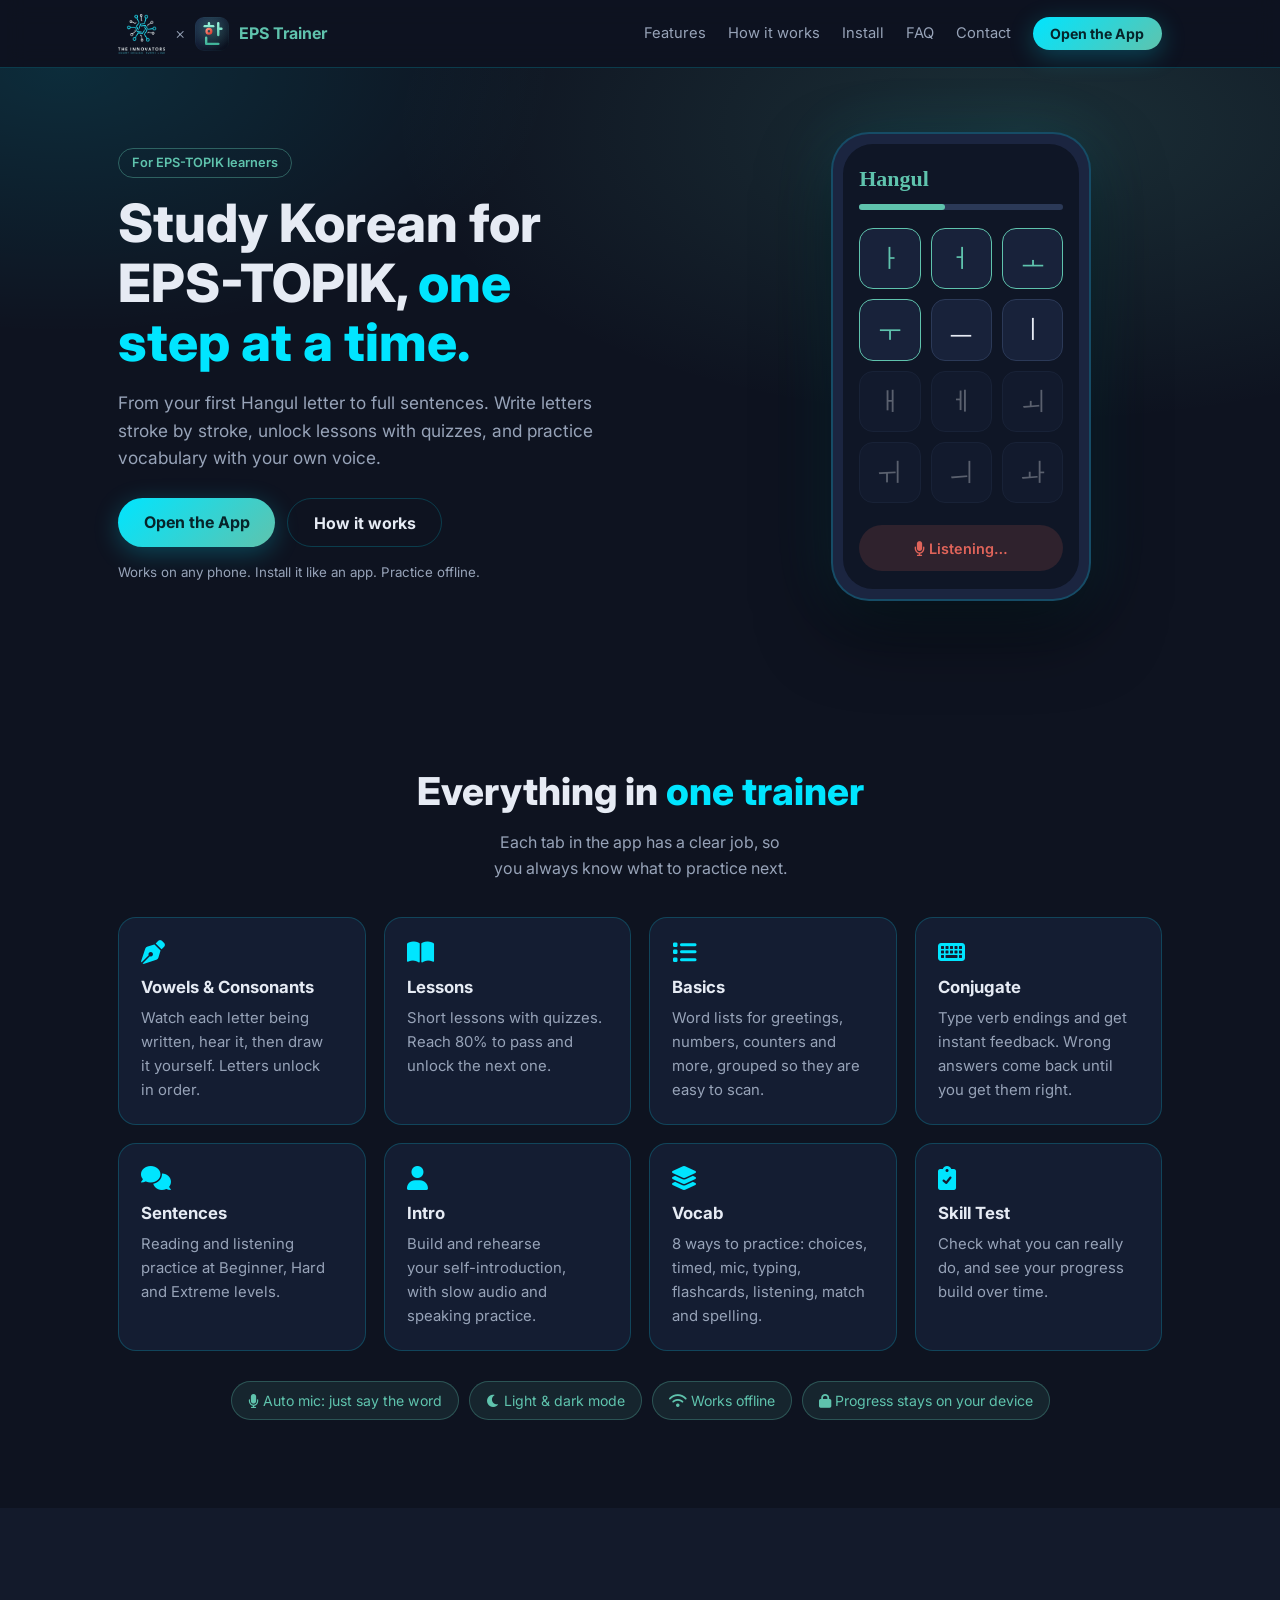
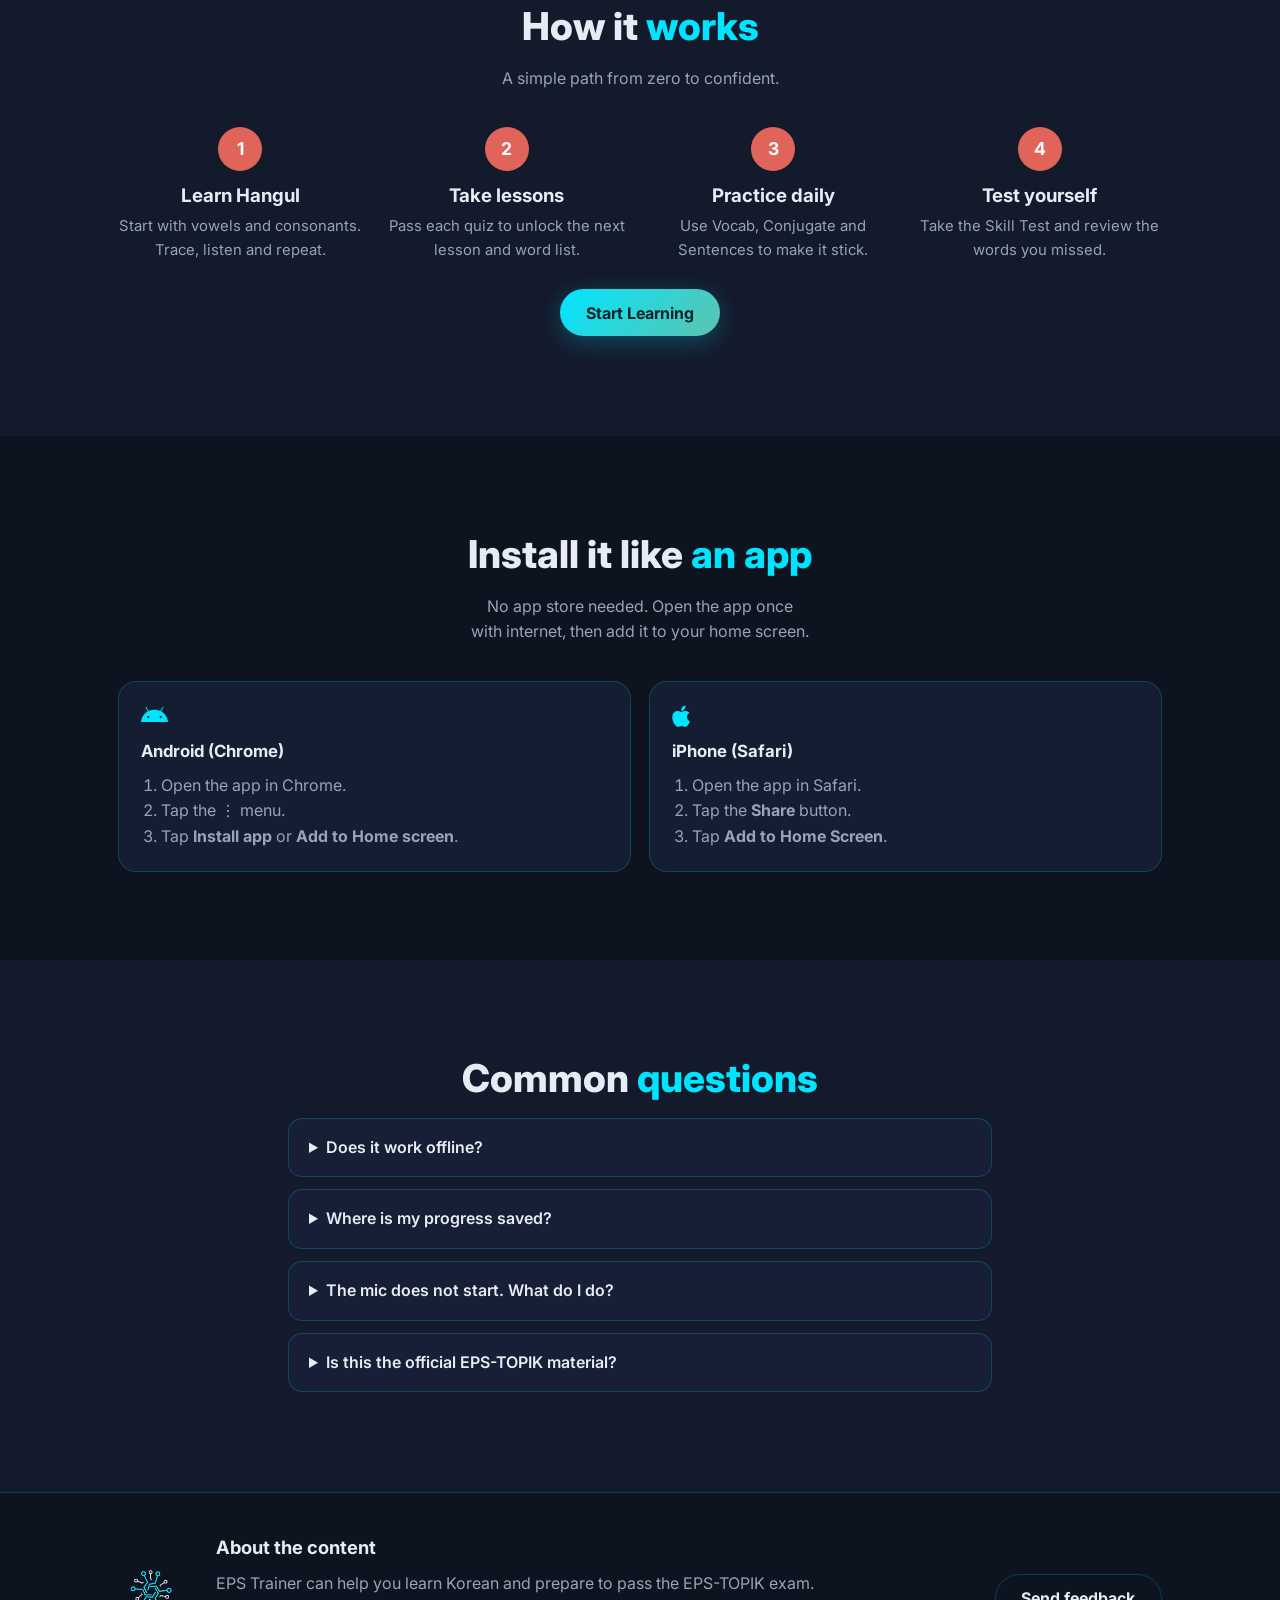
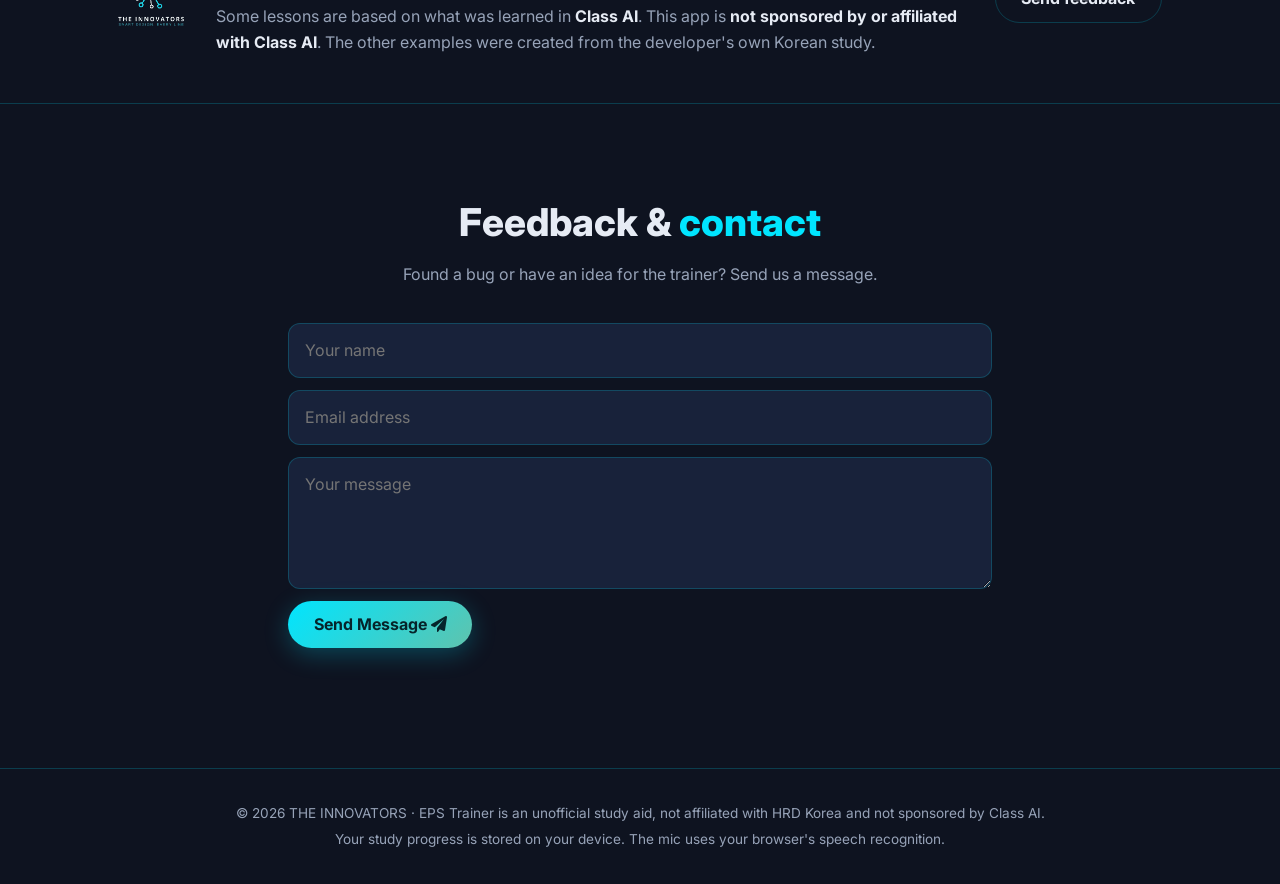
<file: index.html>
<!DOCTYPE html>
<html lang="en">
<head>
<meta charset="utf-8">
<meta name="viewport" content="width=device-width, initial-scale=1">
<title>EPS Trainer | Study EPS-TOPIK step by step · The Innovators</title>
<meta name="description" content="A mobile-friendly trainer for EPS-TOPIK learners: Hangul, lessons, vocabulary, sentences and skill tests. Install it like an app.">
<meta name="theme-color" content="#0E1320">
<link rel="icon" type="image/svg+xml" href="app/icons/icon.svg">
<link rel="apple-touch-icon" href="app/icons/apple-touch-icon.png">
<link href="https://fonts.googleapis.com/css2?family=Inter:wght@400;500;600;700;800&display=swap" rel="stylesheet">
<link rel="stylesheet" href="https://cdnjs.cloudflare.com/ajax/libs/font-awesome/6.0.0-beta3/css/all.min.css">
<link rel="stylesheet" href="css/site.css">
</head>
<body>
<nav class="nav"><div class="wrap nav-in">
  <a class="brand" href="#top" aria-label="The Innovators x EPS Trainer">
    <img class="b-in" src="innovators.webp" alt="The Innovators"><span class="x">×</span><img class="b-app" src="app/icons/icon.svg" alt=""><b>EPS Trainer</b>
  </a>
  <div class="links" id="links">
    <a href="#features">Features</a><a href="#how">How it works</a><a href="#install">Install</a><a href="#faq">FAQ</a><a href="#contact">Contact</a>
    <a class="btn sm" href="app/index.html">Open the App</a>
  </div>
  <button class="burger" id="burger" aria-label="Menu" aria-expanded="false"><span></span><span></span><span></span></button>
</div></nav>

<header class="hero" id="top"><div class="wrap hero-in">
  <div>
    <span class="pill">For <span class="nw">EPS-TOPIK</span> learners</span>
    <h1>Study Korean for <span class="nw">EPS-TOPIK</span>, <em>one step at a time.</em></h1>
    <p>From your first Hangul letter to full sentences. Write letters stroke by stroke, unlock lessons with quizzes, and practice vocabulary with your own voice.</p>
    <div class="row"><a class="btn" href="app/index.html">Open the App</a><a class="btn ghost" href="#how">How it works</a></div>
    <small class="note">Works on any phone. Install it like an app. Practice offline.</small>
  </div>
  <div class="phone" aria-hidden="true"><div class="scr">
    <div class="ph-h">Hangul</div><div class="ph-bar"><i></i></div>
    <div class="grid"><b class="d">ㅏ</b><b class="d">ㅓ</b><b class="d">ㅗ</b><b class="d">ㅜ</b><b>ㅡ</b><b>ㅣ</b><b class="l">ㅐ</b><b class="l">ㅔ</b><b class="l">ㅚ</b><b class="l">ㅟ</b><b class="l">ㅢ</b><b class="l">ㅘ</b></div>
    <div class="ph-mic"><i class="fas fa-microphone"></i> Listening…</div>
  </div></div>
</div></header>

<section id="features"><div class="wrap">
  <h2>Everything in <span>one trainer</span></h2>
  <p class="sub">Each tab in the app has a clear job, so you always know what to practice next.</p>
  <div class="cards">
    <div class="card"><i class="fas fa-pen-nib"></i><h3>Vowels &amp; Consonants</h3><p>Watch each letter being written, hear it, then draw it yourself. Letters unlock in order.</p></div>
    <div class="card"><i class="fas fa-book-open"></i><h3>Lessons</h3><p>Short lessons with quizzes. Reach 80% to pass and unlock the next one.</p></div>
    <div class="card"><i class="fas fa-list"></i><h3>Basics</h3><p>Word lists for greetings, numbers, counters and more, grouped so they are easy to scan.</p></div>
    <div class="card"><i class="fas fa-keyboard"></i><h3>Conjugate</h3><p>Type verb endings and get instant feedback. Wrong answers come back until you get them right.</p></div>
    <div class="card"><i class="fas fa-comments"></i><h3>Sentences</h3><p>Reading and listening practice at Beginner, Hard and Extreme levels.</p></div>
    <div class="card"><i class="fas fa-user"></i><h3>Intro</h3><p>Build and rehearse your self-introduction, with slow audio and speaking practice.</p></div>
    <div class="card"><i class="fas fa-layer-group"></i><h3>Vocab</h3><p>8 ways to practice: choices, timed, mic, typing, flashcards, listening, match and spelling.</p></div>
    <div class="card"><i class="fas fa-clipboard-check"></i><h3>Skill Test</h3><p>Check what you can really do, and see your progress build over time.</p></div>
  </div>
  <div class="chips"><span><i class="fas fa-microphone"></i> Auto mic: just say the word</span><span><i class="fas fa-moon"></i> Light &amp; dark mode</span><span><i class="fas fa-wifi"></i> Works offline</span><span><i class="fas fa-lock"></i> Progress stays on your device</span></div>
</div></section>

<section id="how" class="alt"><div class="wrap">
  <h2>How it <span>works</span></h2>
  <p class="sub">A simple path from zero to confident.</p>
  <div class="steps">
    <div><b>1</b><h3>Learn Hangul</h3><p>Start with vowels and consonants. Trace, listen and repeat.</p></div>
    <div><b>2</b><h3>Take lessons</h3><p>Pass each quiz to unlock the next lesson and word list.</p></div>
    <div><b>3</b><h3>Practice daily</h3><p>Use Vocab, Conjugate and Sentences to make it stick.</p></div>
    <div><b>4</b><h3>Test yourself</h3><p>Take the Skill Test and review the words you missed.</p></div>
  </div>
  <div class="row c"><a class="btn" href="app/index.html">Start Learning</a></div>
</div></section>

<section id="install"><div class="wrap">
  <h2>Install it like <span>an app</span></h2>
  <p class="sub">No app store needed. Open the app once with internet, then add it to your home screen.</p>
  <div class="two">
    <div class="card"><i class="fab fa-android"></i><h3>Android (Chrome)</h3><ol><li>Open the app in Chrome.</li><li>Tap the ⋮ menu.</li><li>Tap <b>Install app</b> or <b>Add to Home screen</b>.</li></ol></div>
    <div class="card"><i class="fab fa-apple"></i><h3>iPhone (Safari)</h3><ol><li>Open the app in Safari.</li><li>Tap the <b>Share</b> button.</li><li>Tap <b>Add to Home Screen</b>.</li></ol></div>
  </div>
</div></section>

<section id="faq" class="alt"><div class="wrap narrow">
  <h2>Common <span>questions</span></h2>
  <details><summary>Does it work offline?</summary><p>Yes, after you open it once with internet. Voice recognition in the mic mode usually needs a connection.</p></details>
  <details><summary>Where is my progress saved?</summary><p>On your own device, in your browser. Clearing browser data or changing phones resets it, so use the app's export option to keep a backup.</p></details>
  <details><summary>The mic does not start. What do I do?</summary><p>Allow microphone access when your browser asks. The app must be opened through https. Chrome on Android works best.</p></details>
  <details><summary>Is this the official <span class="nw">EPS-TOPIK</span> material?</summary><p>No. EPS Trainer is an independent study aid. It is not affiliated with HRD Korea or any government office, and it is not sponsored by Class AI. Always check official sources for exam information.</p></details>
</div></section>

<section class="by" id="about"><div class="wrap in">
  <img src="innovators.webp" alt="The Innovators">
  <div>
    <h3>About the content</h3>
    <p>EPS Trainer can help you learn Korean and prepare to pass the <span class="nw">EPS-TOPIK</span> exam.</p>
    <p>Some lessons are based on what was learned in <b>Class AI</b>. This app is <b>not sponsored by or affiliated with Class AI</b>. The other examples were created from the developer's own Korean study.</p>
  </div>
  <a class="btn ghost" href="#contact">Send feedback</a>
</div></section>

<section id="contact"><div class="wrap narrow">
  <h2>Feedback &amp; <span>contact</span></h2>
  <p class="sub">Found a bug or have an idea for the trainer? Send us a message.</p>
  <form id="form" action="https://script.google.com/macros/s/AKfycbxCSk6ji3q-uWbPDk95HFXBkh654H1xNyY63AnbA0riTwfd_G_uRpc9-hJxTDOi7rVYtQ/exec" method="POST">
    <input type="text" name="website" id="hp" tabindex="-1" autocomplete="off" aria-hidden="true">
    <input type="text" name="name" placeholder="Your name" aria-label="Your name" required>
    <input type="email" name="email" placeholder="Email address" aria-label="Email address" required>
    <textarea name="message" rows="4" placeholder="Your message" aria-label="Your message" required></textarea>
    <button class="btn" type="submit">Send Message <i class="fas fa-paper-plane"></i></button>
    <p id="fb" role="status"></p>
  </form>
</div></section>

<footer><div class="wrap">
  <p>© 2026 THE INNOVATORS · EPS Trainer is an unofficial study aid, not affiliated with HRD Korea and not sponsored by Class AI.</p>
  <p>Your study progress is stored on your device. The mic uses your browser's speech recognition.</p>
</div></footer>
<script src="js/site.js"></script>
</body>
</html>
</file>
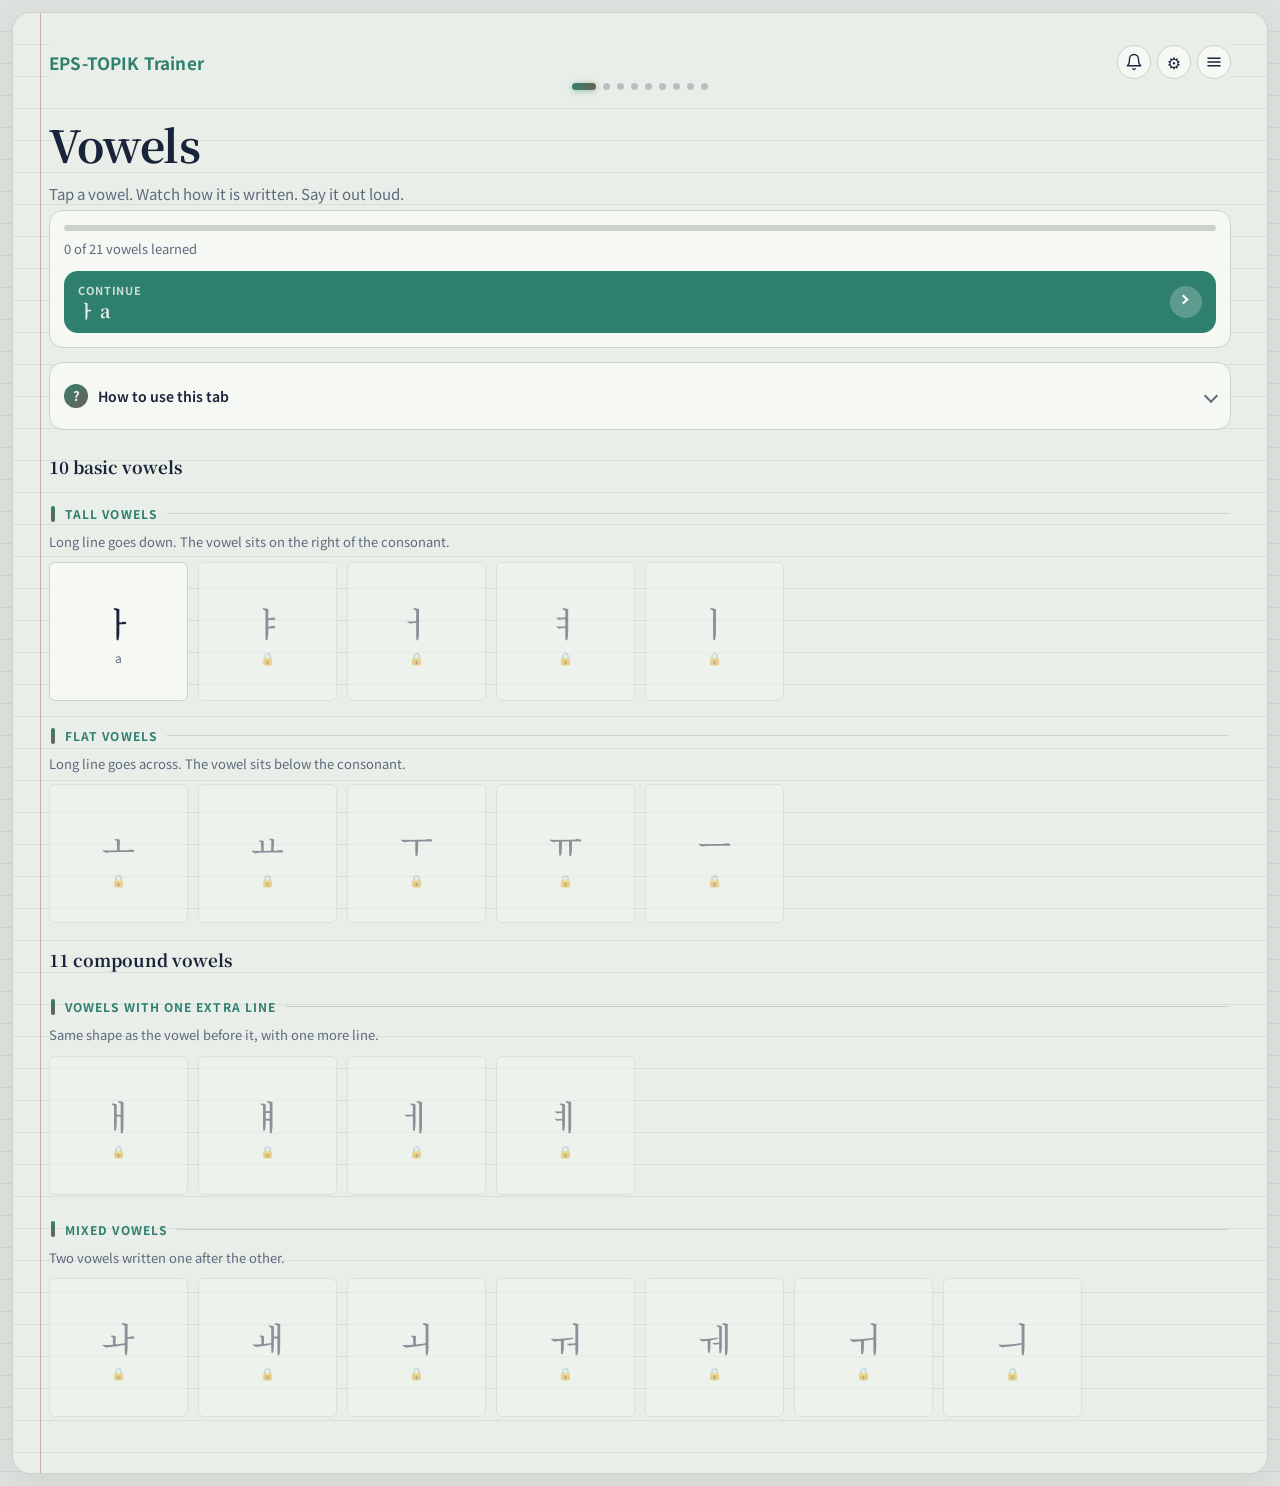
<file: app/index.html>
<!DOCTYPE html>
<html lang="en">
<head>
<meta charset="utf-8">
<meta name="viewport" content="width=device-width, initial-scale=1, viewport-fit=cover, interactive-widget=resizes-content">
<title>EPS-TOPIK Trainer · Hangul</title>
<link rel="preconnect" href="https://fonts.googleapis.com">
<link href="https://fonts.googleapis.com/css2?family=Noto+Serif+KR:wght@500;700&family=Noto+Sans+KR:wght@400;500;700&display=swap" rel="stylesheet">
<meta name="theme-color" content="#e9eee8" media="(prefers-color-scheme: light)">
<meta name="theme-color" content="#0f1626" media="(prefers-color-scheme: dark)">
<meta name="mobile-web-app-capable" content="yes">
<meta name="apple-mobile-web-app-capable" content="yes">
<meta name="apple-mobile-web-app-title" content="EPS Trainer">
<meta name="apple-mobile-web-app-status-bar-style" content="default">
<link rel="manifest" href="manifest.webmanifest">
<link rel="icon" type="image/svg+xml" href="icons/icon.svg">
<link rel="icon" type="image/png" sizes="32x32" href="icons/favicon-32.png">
<link rel="apple-touch-icon" href="icons/apple-touch-icon.png">
<link rel="stylesheet" href="css/style.css">
<link rel="stylesheet" href="css/patches.css">
<script>try{var _b=localStorage.getItem("eps-bg");if(_b)document.documentElement.setAttribute("data-bg",_b)}catch(e){}</script>
</head>
<body>
<main>
  <div id="hdr"><div class="top"><span style="font:700 17px var(--sans);color:var(--jade);letter-spacing:.01em;white-space:nowrap;overflow:hidden;text-overflow:ellipsis;min-width:0">EPS-TOPIK Trainer</span><span class="tbtns"><button id="bell" aria-label="Notifications"><svg viewBox="0 0 24 24" width="18" height="18" fill="none" stroke="currentColor" stroke-width="1.8" stroke-linecap="round" stroke-linejoin="round" aria-hidden="true"><path d="M18 8a6 6 0 0 0-12 0c0 7-3 9-3 9h18s-3-2-3-9"/><path d="M13.7 21a2 2 0 0 1-3.4 0"/></svg><span class="bdg" id="bellb" hidden></span></button><button id="gear" aria-label="Settings">⚙</button><button id="menu" aria-label="Menu" aria-expanded="false"><svg viewBox="0 0 24 24" width="18" height="18" fill="none" stroke="currentColor" stroke-width="2" stroke-linecap="round" aria-hidden="true"><path d="M4 7h16M4 12h16M4 17h16"/></svg></button></span><div id="menup" class="setp" role="menu" hidden><button class="mi" data-t="1">Vowels</button><button class="mi" data-t="0">Consonants</button><button class="mi" data-t="2">Lessons</button><button class="mi" data-t="3">Basics</button><button class="mi" data-t="6">Sentences</button><button class="mi" data-t="7">Intro</button><button class="mi" data-t="9">Skill Test</button><button class="mi" data-t="4">Conjugate</button></div><div id="setp" class="setp" hidden><div class="srow"><span>Romanization</span><button id="romsw" class="sw2" role="switch" aria-checked="true" aria-label="Romanization"></button></div><div class="srow"><span>Theme</span><button id="theme" aria-label="Change theme">Theme</button></div><div class="srow"><span>Season</span><button id="seab" aria-label="Season effect">Off</button></div><div class="srow"><span>Color</span><button id="grb" aria-label="Color style">Mint</button></div><div class="srow"><span>Background</span><button id="bgb" aria-label="Background color">Default</button></div><div class="srow"><span>Backup</span><span><button id="expb">Export</button> <button id="impb">Import</button></span></div><p class="note" style="margin:2px 0 6px;font-size:12px">Export saves a small .json file of your progress to your Downloads. It only contains your study data. Import it later to restore.</p><input type="file" id="impf" accept=".json,application/json" hidden><div class="srow"><span>Progress</span><button id="rstall" aria-label="Reset all progress" style="color:var(--seal)">Reset all</button></div><p class="note" style="margin:2px 0 4px;font-size:12px">Reset all asks if you want to export a backup file first.</p><div class="srow"><span>About</span><a href="../" target="_blank" rel="noopener" style="color:var(--jade);font-weight:600">How it works</a></div><p class="note" style="margin:2px 0 4px;font-size:12px">Some lessons are based on what was learned in Class AI. This app is not sponsored by or affiliated with Class AI. The other examples were created from the developer's own Korean study.</p></div></div>
  <div id="dots" aria-hidden="true"></div></div>
  <div class="tabs" role="tablist">
    <button role="tab" id="t1" aria-selected="true">Vowels</button>
    <button role="tab" id="t0" aria-selected="false">Consonants</button>
    <button role="tab" id="t2" aria-selected="false">Lessons</button>
    <button role="tab" id="t3" aria-selected="false">Basics</button>
    <button role="tab" id="t4" aria-selected="false">Conjugate</button>
    <button role="tab" id="t6" aria-selected="false">Sentences</button>
    <button role="tab" id="t7" aria-selected="false">Intro</button>
    <button role="tab" id="t8" aria-selected="false">Vocab</button>
    <button role="tab" id="t9" aria-selected="false">Skill Test</button>
  </div>
  <h1 id="ph">Hangul</h1>
  <p class="sub" id="ps">Tap a letter. Watch how it is written. Say it out loud.</p>
  <div class="bar"><i id="fill"></i></div>
  <div class="cnt" id="cnt"></div>
  <div id="list"></div>
</main>

<canvas id="fx" aria-hidden="true"></canvas><div id="toast" role="status" aria-live="polite"></div><div class="sheet" id="sheet" role="dialog" aria-modal="true" aria-label="Letter detail"><div class="sw" id="sw"></div></div>

<script src="js/boot.js"></script>
<script src="data/hangul.js"></script>
<script src="data/words.js"></script>
<script src="data/lessons.js"></script>
<script src="js/app.js"></script>
<script src="js/sheet-nav.js"></script>
<script src="js/continue-lesson.js"></script>
<script src="data/sentences.js"></script>
<script src="js/sentences.js"></script>
<script src="js/desktop-nav.js"></script>
<script src="js/paper-bg.js"></script>
<script src="js/vocab.js"></script>
<script src="js/skill-test.js"></script>
<script src="js/pwa.js"></script>
</body>
</html>
</file>
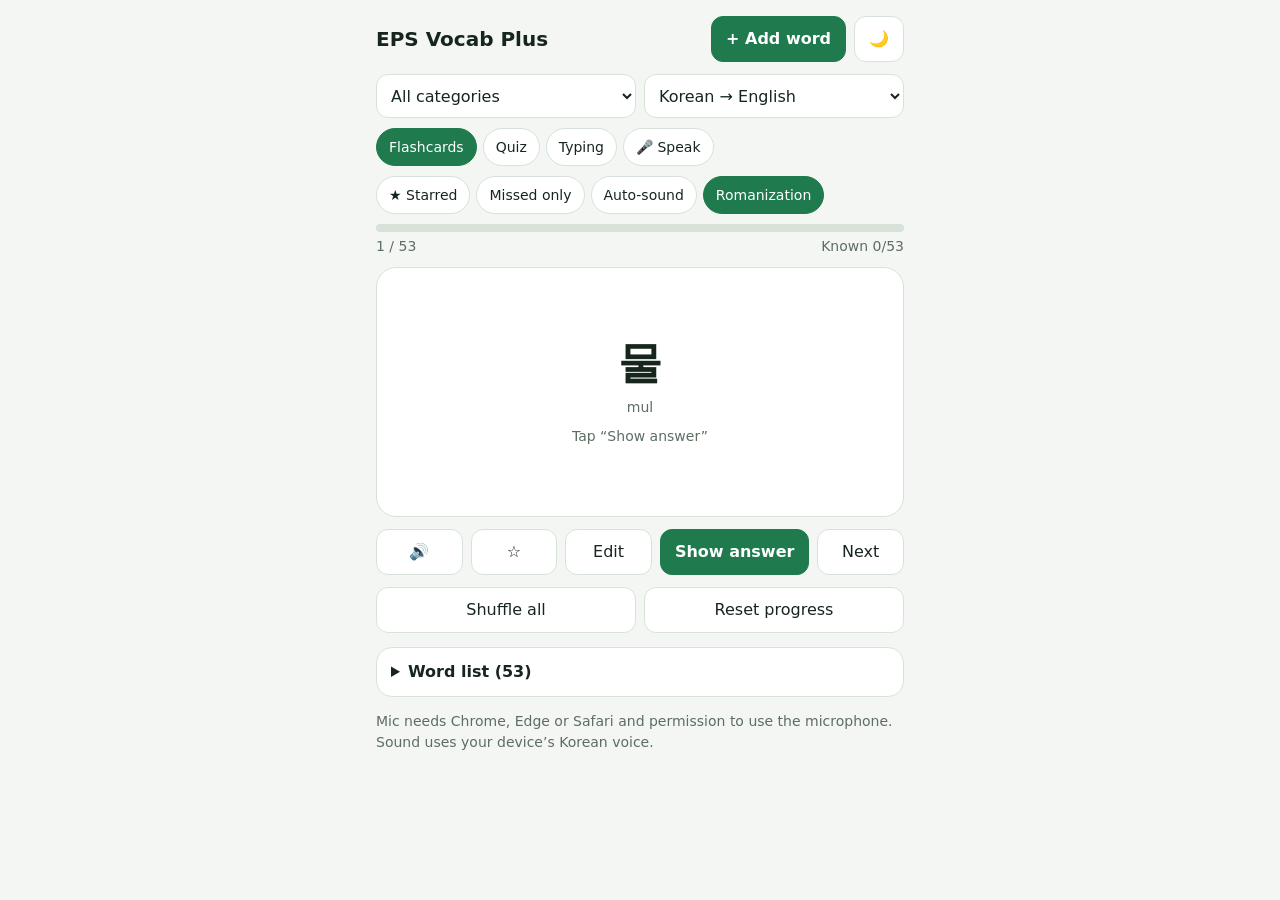
<file: EPS Vocab Plus (with microphone).html>
<!DOCTYPE html>
<html lang="en">
<head>
<meta charset="utf-8">
<meta name="viewport" content="width=device-width, initial-scale=1, viewport-fit=cover">
<title>EPS Vocab Plus</title>
<style>
:root{--bg:#f3f6f2;--card:#fff;--ink:#17261d;--mute:#5d6e63;--line:#d8e2d9;--acc:#1f7a4d;--acc2:#e6f3ea;--bad:#b3402f;--bad2:#fbeae6;box-sizing:border-box;padding-top:env(safe-area-inset-top,0px);padding-bottom:env(safe-area-inset-bottom,0px)}
@media (prefers-color-scheme:dark){:root:not([data-theme="light"]){--bg:#101a14;--card:#182419;--ink:#e8f1ea;--mute:#9bb0a1;--line:#2a3a2f;--acc:#4cc18a;--acc2:#1d3326;--bad:#ef8a78;--bad2:#3a2420}}
:root[data-theme="dark"]{--bg:#101a14;--card:#182419;--ink:#e8f1ea;--mute:#9bb0a1;--line:#2a3a2f;--acc:#4cc18a;--acc2:#1d3326;--bad:#ef8a78;--bad2:#3a2420}
*{box-sizing:border-box}html{scroll-padding-top:env(safe-area-inset-top,0px)}
body{margin:0;background:var(--bg);color:var(--ink);font:16px/1.5 "Noto Sans KR","Segoe UI",system-ui,sans-serif}
main{max-width:560px;margin:0 auto;padding:16px}
header{display:flex;justify-content:space-between;align-items:center;gap:8px;margin-bottom:12px}
h1{font-size:20px;margin:0;flex:1}
button,select,input{font:inherit;color:inherit}
button{cursor:pointer;border:1px solid var(--line);background:var(--card);border-radius:12px;padding:10px 14px;min-height:44px}
button:focus-visible,select:focus-visible,input:focus-visible,summary:focus-visible{outline:3px solid var(--acc);outline-offset:2px}
.pri{background:var(--acc);border-color:var(--acc);color:#fff;font-weight:600}
.chips{display:flex;gap:6px;flex-wrap:wrap;margin-bottom:10px}.chips button{padding:6px 12px;min-height:38px;border-radius:99px;font-size:14px}
.chips .on{background:var(--acc);color:#fff;border-color:var(--acc)}
.row{display:flex;gap:8px;margin-bottom:10px}.row>*{flex:1;min-width:0}
select,input[type=text]{width:100%;padding:10px;border:1px solid var(--line);border-radius:12px;background:var(--card);min-height:44px;margin-bottom:8px}
.row select{margin:0}
.bar{height:8px;background:var(--line);border-radius:9px;overflow:hidden;margin:6px 0 4px}.bar i{display:block;height:100%;background:var(--acc);width:0;transition:width .3s}
.meta{display:flex;justify-content:space-between;color:var(--mute);font-size:14px;margin-bottom:10px}
.card{background:var(--card);border:1px solid var(--line);border-radius:20px;padding:24px 16px;text-align:center;min-height:250px;display:flex;flex-direction:column;justify-content:center;align-items:center;gap:8px}
.big{font-size:44px;font-weight:700;line-height:1.2;word-break:keep-all}.mid{font-size:26px;font-weight:600}
.hint{color:var(--mute);font-size:14px}
.acts{display:flex;gap:8px;margin-top:12px;flex-wrap:wrap}.acts>*{flex:1;white-space:nowrap}
.opts{display:grid;gap:8px;width:100%;margin-top:8px}.opts button{text-align:left}
.opts .ok{background:var(--acc2);border-color:var(--acc)}.opts .no{background:var(--bad2);border-color:var(--bad)}
.mic{width:88px;height:88px;border-radius:50%;font-size:36px;padding:0;background:var(--acc);color:#fff;border-color:var(--acc)}
.mic.live{background:var(--bad);border-color:var(--bad);animation:pulse 1s infinite}
@keyframes pulse{50%{transform:scale(1.08)}}
.good{color:var(--acc);font-weight:600}.bad{color:var(--bad);font-weight:600}
.item{display:flex;align-items:center;gap:6px;padding:6px 0;border-bottom:1px solid var(--line)}.item span{flex:1;cursor:pointer}
.item button{min-height:36px;padding:2px 10px}
details{background:var(--card);border:1px solid var(--line);border-radius:16px;padding:12px 14px;margin-top:14px}summary{cursor:pointer;font-weight:600}
.star.on{color:#d49a00}
dialog{border:1px solid var(--line);border-radius:18px;background:var(--card);color:var(--ink);width:min(92vw,420px);padding:18px}
dialog::backdrop{background:rgba(0,0,0,.45)}
@media (prefers-reduced-motion:reduce){*{transition:none!important;animation:none!important}}
</style>
</head>
<body>
<main>
<header><h1>EPS Vocab Plus</h1><button id="addb" class="pri">+ Add word</button><button id="theme" aria-label="Toggle dark mode">🌙</button></header>
<div class="row"><select id="cat" aria-label="Category"></select><select id="dir" aria-label="Direction"><option value="ke">Korean → English</option><option value="ek">English → Korean</option></select></div>
<div class="chips" id="modes"><button data-m="card" class="on">Flashcards</button><button data-m="quiz">Quiz</button><button data-m="type">Typing</button><button data-m="speak">🎤 Speak</button></div>
<div class="chips" id="opts"><button data-o="star">★ Starred</button><button data-o="miss">Missed only</button><button data-o="sound">Auto-sound</button><button data-o="rom">Romanization</button></div>
<div class="bar"><i id="pb"></i></div>
<div class="meta"><span id="pos"></span><span id="stat"></span></div>
<div class="card" id="card"></div>
<div class="acts" id="acts"></div>
<div class="acts"><button id="shuf">Shuffle all</button><button id="reset">Reset progress</button></div>
<details><summary>Word list (<span id="cnt"></span>)</summary><input type="text" id="q" placeholder="Search…" style="margin-top:10px"><div id="list"></div>
<div class="acts"><button id="exp">Copy list</button><button id="imp">Paste list</button><button id="rst">Default words</button></div><p class="hint" id="msg" role="status"></p></details>
<p class="hint">Mic needs Chrome, Edge or Safari and permission to use the microphone. Sound uses your device’s Korean voice.</p>
</main>
<dialog id="dlg"><h2 id="dt" style="margin-top:0;font-size:18px">Add a word</h2>
<input type="text" id="aKo" placeholder="Korean (예: 공장)"><input type="text" id="aRo" placeholder="Romanization (optional)"><input type="text" id="aEn" placeholder="Meaning in English"><input type="text" id="aCat" placeholder="Category">
<div class="acts"><button id="dcancel">Cancel</button><button id="dsave" class="pri">Save</button></div></dialog>
<script>
const DEF=[
["공장","gongjang","factory","Work"],["사장님","sajangnim","boss","Work"],["월급","wolgeup","salary","Work"],["휴가","hyuga","vacation","Work"],["일","il","work","Work"],["기계","gigye","machine","Work"],["작업","jageop","task","Work"],["회사","hoesa","company","Work"],["동료","dongnyo","coworker","Work"],["출근","chulgeun","go to work","Work"],["퇴근","toegeun","leave work","Work"],["계약","gyeyak","contract","Work"],
["위험","wiheom","danger","Safety"],["조심","josim","caution","Safety"],["안전모","anjeonmo","safety helmet","Safety"],["장갑","janggap","gloves","Safety"],["불","bul","fire","Safety"],["사고","sago","accident","Safety"],["비상구","bisanggu","emergency exit","Safety"],["마스크","maseukeu","mask","Safety"],["다치다","dachida","get hurt","Safety"],
["집","jip","house","Daily life"],["버스","beoseu","bus","Daily life"],["은행","eunhaeng","bank","Daily life"],["병원","byeongwon","hospital","Daily life"],["시장","sijang","market","Daily life"],["전화","jeonhwa","phone call","Daily life"],["돈","don","money","Daily life"],["물","mul","water","Daily life"],["학교","hakgyo","school","Daily life"],["친구","chingu","friend","Daily life"],
["밥","bap","rice","Food"],["김치","gimchi","kimchi","Food"],["고기","gogi","meat","Food"],["점심","jeomsim","lunch","Food"],["맛있다","masitda","delicious","Food"],["배고프다","baegopeuda","hungry","Food"],["국","guk","soup","Food"],["계란","gyeran","egg","Food"],
["머리","meori","head","Body & health"],["손","son","hand","Body & health"],["발","bal","foot","Body & health"],["아프다","apeuda","sick","Body & health"],["약","yak","medicine","Body & health"],["의사","uisa","doctor","Body & health"],["감기","gamgi","cold","Body & health"],["허리","heori","lower back","Body & health"],
["오늘","oneul","today","Time"],["내일","naeil","tomorrow","Time"],["어제","eoje","yesterday","Time"],["아침","achim","morning","Time"],["저녁","jeonyeok","evening","Time"],["주말","jumal","weekend","Time"]
].map(a=>({ko:a[0],ro:a[1],en:a[2],cat:a[3]}));
const $=s=>document.querySelector(s);
let S={words:DEF.slice(),prog:{},opt:{sound:false,rom:true,star:false,miss:false},dark:null};
try{const r=localStorage.getItem("epsv3");if(r){const o=JSON.parse(r);if(o&&o.words&&o.words.length)S=Object.assign(S,o)}}catch(e){}
const save=()=>{try{localStorage.setItem("epsv3",JSON.stringify(S))}catch(e){}};
let mode="card",deck=[],i=0,flip=false,ans=false,score=0,heard="",rec=null,editIdx=-1;
const P=w=>S.prog[w.ko]||(S.prog[w.ko]={k:0,m:0,s:0});
const Q=()=>$("#dir").value==="ke";
const ask=w=>Q()?w.ko:w.en,key=w=>Q()?w.en:w.ko;
const norm=s=>s.toLowerCase().replace(/[\s.,!?'"]/g,"");
const SR=window.SpeechRecognition||window.webkitSpeechRecognition;
function speak(t){try{speechSynthesis.cancel();const u=new SpeechSynthesisUtterance(t);u.lang="ko-KR";u.rate=.85;speechSynthesis.speak(u)}catch(e){}}
function shuffle(a){for(let j=a.length-1;j>0;j--){const k=Math.floor(Math.random()*(j+1));[a[j],a[k]]=[a[k],a[j]]}return a}
function cats(){const c=[...new Set(S.words.map(w=>w.cat))],v=$("#cat").value;$("#cat").innerHTML='<option value="">All categories</option>'+c.map(x=>`<option>${x}</option>`).join("");$("#cat").value=c.includes(v)?v:""}
function build(keep){const c=$("#cat").value;deck=S.words.filter(w=>(!c||w.cat===c)&&(!S.opt.star||P(w).s)&&(!S.opt.miss||P(w).m>P(w).k));if(!keep)shuffle(deck);i=0;flip=false;ans=false;heard="";render()}
const btn=(t,id,c)=>`<button id="${id}" class="${c||""}">${t}</button>`;
function check(w,said){ // returns true if the spoken/typed text matches the answer
 const a=norm(said);if(!a)return false;
 if(Q()||mode==="type"&&Q())return key(w).toLowerCase().split(/\s*\/\s*/).some(x=>{x=norm(x);return a===x||a===x.replace(/^to/,"")||a.includes(x)});
 return a===norm(w.ko)||a.includes(norm(w.ko));
}
function render(){
 document.querySelectorAll("#opts button").forEach(b=>b.classList.toggle("on",!!S.opt[b.dataset.o]));
 document.querySelectorAll("#modes button").forEach(b=>b.classList.toggle("on",b.dataset.m===mode));
 const known=S.words.filter(w=>P(w).k>P(w).m).length;
 $("#stat").textContent=`Known ${known}/${S.words.length}`+(mode!=="card"?` · Score ${score}`:"");
 $("#pb").style.width=(S.words.length?known/S.words.length*100:0)+"%";
 $("#cnt").textContent=S.words.length;
 const c=$("#card"),a=$("#acts");
 if(!deck.length){$("#pos").textContent="0 / 0";c.innerHTML='<div class="mid">No words here</div><div class="hint">Change the category or turn off a filter.</div>';a.innerHTML="";return}
 if(i>=deck.length){c.innerHTML=`<div class="mid">Round complete</div>${mode==="card"?"":`<div>Score: ${score} / ${deck.length}</div>`}`;a.innerHTML=btn("Start again","again","pri");$("#pos").textContent=deck.length+" / "+deck.length;return}
 const w=deck[i],r=S.opt.rom&&w.ro?`<div class="hint">${w.ro}</div>`:"";
 $("#pos").textContent=`${i+1} / ${deck.length}`;
 const tools=btn("🔊","say")+`<button class="star ${P(w).s?"on":""}" id="star" aria-label="Star word">${P(w).s?"★":"☆"}</button>`+btn("Edit","edit");
 if(mode==="card"){
  c.innerHTML=`<div class="big">${ask(w)}</div>${Q()?r:""}${flip?`<div class="mid good">${key(w)}</div>${Q()?"":r}`:'<div class="hint">Tap “Show answer”</div>'}`;
  a.innerHTML=tools+btn(flip?"Hide":"Show answer","flip","pri")+btn("Next","nxt")+(flip?btn("Need practice","no")+btn("I know it","yes","pri"):"");
 }else if(mode==="quiz"){
  const o=shuffle([w,...shuffle(S.words.filter(x=>x.ko!==w.ko)).slice(0,3)]);
  c.innerHTML=`<div class="big">${ask(w)}</div>${Q()?r:""}<div class="opts">${o.map(x=>`<button data-a="${x.ko}">${key(x)}</button>`).join("")}</div>`;
  a.innerHTML=tools+btn("Next","nxt","pri");
 }else if(mode==="type"){
  c.innerHTML=`<div class="big">${ask(w)}</div>${Q()?r:""}<div class="row" style="width:100%;margin:8px 0 0"><input type="text" id="ti" placeholder="${Q()?"Type the English meaning":"한글로 입력"}" autocomplete="off" autocapitalize="off" style="margin:0"><button id="mic" style="flex:0 0 52px" aria-label="Speak answer">🎤</button></div><div id="fb" role="status"></div>`;
  a.innerHTML=tools+btn("Check","chk","pri")+btn("Next","nxt");
 }else{
  c.innerHTML=`<div class="big">${ask(w)}</div>${Q()?r:""}<div class="hint">${Q()?"Say the English meaning":"한국어로 말하세요 (say it in Korean)"}</div><button id="mic" class="mic" aria-label="Start microphone">🎤</button><div id="fb" role="status">${heard?`Heard: “${heard}”`:SR?"Tap the mic and speak":'<span class="bad">Speech recognition is not supported in this browser.</span>'}</div>`;
  a.innerHTML=tools+btn("Show answer","show")+btn("Next","nxt","pri");
 }
 if(S.opt.sound&&!ans&&mode!=="speak"&&(mode!=="quiz"||Q()))speak(w.ko);
}
function mark(w,ok){const p=P(w);ok?p.k++:p.m++;save()}
function next(){i++;flip=false;ans=false;heard="";render()}
function finish(w,ok,said){ans=true;if(ok)score++;mark(w,ok);const f=$("#fb");
 f.innerHTML=(said?`Heard: “${said}”<br>`:"")+(ok?'<span class="good">Correct! 👍</span>':`<span class="bad">Answer: ${key(w)}</span>`);
 if(!Q()||ok)speak(w.ko);$("#stat").textContent=$("#stat").textContent.replace(/Score \d+/,"Score "+score)}
function listen(){
 const w=deck[i];if(!SR){$("#fb").innerHTML='<span class="bad">Speech recognition is not supported here. Try Chrome or Safari.</span>';return}
 if(rec){try{rec.stop()}catch(e){}return}
 rec=new SR();rec.lang=Q()?"en-US":"ko-KR";rec.maxAlternatives=5;rec.interimResults=false;
 const m=$("#mic");m.classList.add("live");$("#fb").textContent="Listening…";
 rec.onresult=ev=>{const alts=[...ev.results[0]].map(x=>x.transcript);const ok=alts.some(t=>check(w,t));const said=ok?alts.find(t=>check(w,t)):alts[0];
  if(mode==="type"){$("#ti").value=said;$("#fb").textContent="Tap Check";}else{heard=said;if(!ans)finish(w,ok,said)}};
 rec.onerror=ev=>{$("#fb").innerHTML='<span class="bad">'+(ev.error==="not-allowed"||ev.error==="service-not-allowed"?"Microphone is blocked. Allow it in your browser settings.":ev.error==="no-speech"?"I didn’t hear anything. Try again.":"Mic error: "+ev.error)+"</span>"};
 rec.onend=()=>{rec=null;const b=$("#mic");b&&b.classList.remove("live")};
 try{rec.start()}catch(e){rec=null}
}
function openDlg(n){editIdx=n;const w=n>=0?S.words[n]:{ko:"",ro:"",en:"",cat:""};$("#dt").textContent=n>=0?"Edit word":"Add a word";$("#aKo").value=w.ko;$("#aRo").value=w.ro;$("#aEn").value=w.en;$("#aCat").value=w.cat;$("#dlg").showModal()}
function list(){const q=$("#q").value.toLowerCase();
 $("#list").innerHTML=S.words.map((w,n)=>({w,n})).filter(x=>(x.w.ko+x.w.en+x.w.ro+x.w.cat).toLowerCase().includes(q)).slice(0,80).map(x=>`<div class="item"><span data-go="${x.n}"><b>${x.w.ko}</b> ${x.w.en}</span><button class="star ${P(x.w).s?"on":""}" data-st="${x.n}" aria-label="Star">${P(x.w).s?"★":"☆"}</button><button data-ed="${x.n}">Edit</button><button data-del="${x.n}" aria-label="Delete ${x.w.ko}">✕</button></div>`).join("")}
document.addEventListener("click",e=>{
 const g=e.target.closest("[data-go]");if(g){deck=[S.words[+g.dataset.go]];i=0;flip=false;ans=false;heard="";render();window.scrollTo({top:0,behavior:"smooth"});return}
 const t=e.target.closest("button");if(!t)return;const id=t.id,w=deck[i];
 if(t.dataset.m){mode=t.dataset.m;score=0;build(true);return}
 if(t.dataset.o){S.opt[t.dataset.o]=!S.opt[t.dataset.o];save();build(true);return}
 if(t.dataset.a&&w&&!ans){ans=true;const ok=t.dataset.a===w.ko;if(ok)score++;mark(w,ok);document.querySelectorAll(".opts button").forEach(b=>{if(b.dataset.a===w.ko)b.classList.add("ok");else if(b===t)b.classList.add("no")});speak(w.ko);$("#stat").textContent=$("#stat").textContent.replace(/Score \d+/,"Score "+score);return}
 if(t.dataset.st){const x=S.words[+t.dataset.st];P(x).s=P(x).s?0:1;save();list();render();return}
 if(t.dataset.ed){openDlg(+t.dataset.ed);return}
 if(t.dataset.del){if(confirm("Delete this word?")){S.words.splice(+t.dataset.del,1);save();cats();list();build()}return}
 if(id==="again"){score=0;build()}
 else if(id==="addb")openDlg(-1);
 else if(id==="edit"&&w)openDlg(S.words.indexOf(w));
 else if(id==="dcancel")$("#dlg").close();
 else if(id==="dsave"){const ko=$("#aKo").value.trim(),en=$("#aEn").value.trim();if(!ko||!en){$("#aKo").focus();return}
  const o={ko,ro:$("#aRo").value.trim(),en,cat:$("#aCat").value.trim()||"My words"};if(editIdx>=0)S.words[editIdx]=o;else S.words.push(o);save();$("#dlg").close();cats();list();build(true)}
 else if(id==="theme"){const d=document.documentElement,dark=getComputedStyle(d).getPropertyValue("--bg").trim()==="#101a14";d.dataset.theme=dark?"light":"dark";S.dark=d.dataset.theme;save()}
 else if(id==="say"&&w)speak(w.ko);
 else if(id==="star"&&w){P(w).s=P(w).s?0:1;save();list();render()}
 else if(id==="flip"){flip=!flip;render();if(flip&&w)speak(w.ko)}
 else if(id==="nxt"){if(rec){try{rec.abort()}catch(x){}}next()}
 else if(id==="yes"){mark(w,true);next()}
 else if(id==="no"){mark(w,false);next()}
 else if(id==="mic"&&w&&!ans)listen();
 else if(id==="show"&&w&&!ans){finish(w,false,"")}
 else if(id==="chk"&&!ans){const v=$("#ti").value;if(!v.trim())return;finish(w,check(w,v),"")}
 else if(id==="shuf"){build()}
 else if(id==="reset"){if(confirm("Reset all progress and stars?")){S.prog={};score=0;save();list();build()}}
 else if(id==="exp"){const txt=S.words.map(x=>[x.ko,x.ro,x.en,x.cat].join("\t")).join("\n");try{navigator.clipboard.writeText(txt).then(()=>$("#msg").textContent="Copied.")}catch(x){$("#msg").textContent="Copy not available."}}
 else if(id==="imp"){const txt=prompt("Paste lines: Korean[TAB]romanization[TAB]English[TAB]category");if(txt){const n=txt.split("\n").map(l=>l.split("\t")).filter(p=>p[0]&&p[2]).map(p=>({ko:p[0].trim(),ro:(p[1]||"").trim(),en:p[2].trim(),cat:(p[3]||"My words").trim()}));S.words.push(...n);save();cats();list();build();$("#msg").textContent="Added "+n.length+" words."}}
 else if(id==="rst"){if(confirm("Replace your list with the default words?")){S.words=DEF.slice();S.prog={};save();cats();list();build()}}
});
document.addEventListener("keydown",e=>{if(e.target.tagName==="INPUT"){if(e.key==="Enter"&&$("#chk")&&e.target.id==="ti"){ans?next():$("#chk").click()}return}
 if($("#dlg").open)return;if(e.key==="ArrowRight")next();if(e.key===" "&&mode==="card"){e.preventDefault();flip=!flip;render()}});
$("#q").addEventListener("input",list);$("#cat").addEventListener("change",()=>build());$("#dir").addEventListener("change",()=>build(true));
if(S.dark)document.documentElement.dataset.theme=S.dark;
cats();list();build();
</script>
</body>
</html>
</file>
<file: css/site.css>
:root{--bg:#0E1320;--bg2:#131a2b;--card:rgba(24,34,58,.72);--line:rgba(0,229,255,.2);--cy:#00E5FF;--jade:#5fc3ad;--red:#e0645a;--tx:#e6ebf4;--mu:#97a3b8;--nav:68px}
*{box-sizing:border-box}html{scroll-behavior:smooth;scroll-padding-top:var(--nav)}
body{margin:0;background:var(--bg);color:var(--tx);font:16px/1.6 Inter,system-ui,-apple-system,"Segoe UI",sans-serif}
img{max-width:100%}a{color:inherit;text-decoration:none}
.wrap{max-width:1100px;margin:0 auto;padding:0 20px}.narrow{max-width:760px}
.nav{position:sticky;top:0;z-index:50;height:var(--nav);background:rgba(14,19,32,.88);backdrop-filter:blur(12px);border-bottom:1px solid var(--line)}
.nav-in{height:100%;display:flex;align-items:center;justify-content:space-between}
.brand{display:flex;align-items:center;gap:10px}.b-in{height:40px;width:auto}.x{color:var(--mu);font-weight:300}
.b-app{height:34px;width:34px;border-radius:9px}.brand b{font-size:1rem;color:var(--jade);white-space:nowrap}
.links{display:flex;align-items:center;gap:22px;font-size:.92rem;color:var(--mu)}.links a:hover{color:var(--cy)}
.btn{display:inline-block;border:0;cursor:pointer;font:700 1rem Inter,sans-serif;color:#06242a;padding:.85rem 1.6rem;border-radius:99px;background:linear-gradient(135deg,var(--cy),var(--jade));box-shadow:0 6px 24px rgba(0,229,255,.25);transition:transform .15s}
.btn:hover{transform:translateY(-2px)}.btn.sm{padding:.5rem 1.1rem;font-size:.88rem;color:#06242a!important}
.btn.ghost{background:none;color:var(--tx);border:1.5px solid var(--line);box-shadow:none}
.burger{display:none;background:none;border:0;padding:8px;cursor:pointer}.burger span{display:block;width:24px;height:2px;margin:5px 0;background:var(--tx)}
.hero{padding:64px 0 72px;background:radial-gradient(900px 420px at 80% 10%,rgba(95,195,173,.16),transparent 70%),radial-gradient(700px 380px at 5% 0,rgba(0,229,255,.12),transparent 70%)}
.hero-in{display:grid;grid-template-columns:1.2fr .8fr;gap:40px;align-items:center}
.pill{display:inline-block;font-size:.8rem;font-weight:600;color:var(--jade);border:1px solid rgba(95,195,173,.4);padding:.25rem .8rem;border-radius:99px}
h1{font-size:clamp(2rem,5vw,3.3rem);line-height:1.12;margin:16px 0;font-weight:800}h1 em{font-style:normal;color:var(--cy)}
.hero p{color:var(--mu);font-size:1.08rem;max-width:520px}.row{display:flex;flex-wrap:wrap;gap:12px;margin:26px 0 12px}.row.c{justify-content:center}
.note{color:var(--mu)}
.phone{justify-self:center;width:260px;padding:10px;border-radius:38px;background:#1b2540;border:2px solid var(--line);box-shadow:0 30px 70px rgba(0,0,0,.5),0 0 60px rgba(0,229,255,.12)}
.scr{background:#0f1626;border-radius:30px;padding:22px 16px 18px;min-height:410px}
.ph-h{font:700 22px "Noto Serif KR",serif;color:var(--jade)}.ph-bar{height:6px;border-radius:9px;background:#2b3957;margin:12px 0 18px}.ph-bar i{display:block;width:42%;height:100%;border-radius:9px;background:var(--jade)}
.grid{display:grid;grid-template-columns:repeat(3,1fr);gap:10px}
.grid b{display:grid;place-items:center;aspect-ratio:1;border-radius:14px;background:#18223a;border:1px solid #2b3957;font:500 26px "Noto Sans KR",sans-serif}
.grid b.d{border-color:var(--jade);color:var(--jade)}.grid b.l{opacity:.35}
.ph-mic{margin-top:22px;text-align:center;padding:.7rem;border-radius:99px;background:rgba(224,100,90,.15);color:var(--red);font-weight:600;font-size:.9rem}
section{padding:72px 0}.alt{background:var(--bg2)}
h2{font-size:clamp(1.7rem,4vw,2.4rem);margin:0 0 8px;text-align:center;font-weight:800}h2 span{color:var(--cy)}
.sub{text-align:center;color:var(--mu);margin:0 auto 36px;max-width:560px}
.cards{display:grid;grid-template-columns:repeat(auto-fit,minmax(230px,1fr));gap:18px}
.card{background:var(--card);border:1px solid var(--line);border-radius:18px;padding:22px}
.card>i{font-size:1.5rem;color:var(--cy);margin-bottom:10px}.card h3{margin:0 0 6px;font-size:1.05rem}.card p{margin:0;color:var(--mu);font-size:.93rem}
.chips{display:flex;flex-wrap:wrap;justify-content:center;gap:10px;margin-top:30px}
.chips span{font-size:.88rem;padding:.45rem 1rem;border-radius:99px;background:rgba(95,195,173,.1);border:1px solid rgba(95,195,173,.3);color:var(--jade)}
.steps{display:grid;grid-template-columns:repeat(auto-fit,minmax(200px,1fr));gap:22px}
.steps b{display:grid;place-items:center;width:44px;height:44px;border-radius:50%;background:var(--red);color:#fff;font-size:1.1rem;margin-bottom:10px}
.steps h3{margin:0 0 4px}.steps p{margin:0;color:var(--mu);font-size:.93rem}
.two{display:grid;grid-template-columns:repeat(auto-fit,minmax(260px,1fr));gap:18px}.card ol{margin:8px 0 0;padding-left:20px;color:var(--mu)}
details{background:var(--card);border:1px solid var(--line);border-radius:14px;padding:16px 20px;margin-bottom:12px}
summary{cursor:pointer;font-weight:600}details p{color:var(--mu);margin:10px 0 0}
.by{padding:40px 0;border-block:1px solid var(--line)}.in{display:flex;align-items:center;gap:22px;flex-wrap:wrap;justify-content:center;text-align:center}
.in img{height:56px}.in div{max-width:560px}.in h3{margin:0 0 8px;font-size:1.15rem}.in p{margin:0 0 8px;color:var(--mu)}.in b{color:var(--tx)}
form{display:grid;gap:12px}#hp{position:absolute;left:-9999px;opacity:0;height:0;width:0}
input,textarea{width:100%;font:inherit;color:var(--tx);background:#18223a;border:1px solid var(--line);border-radius:12px;padding:.85rem 1rem}
input:focus,textarea:focus{outline:2px solid var(--cy)}#fb{margin:0;color:var(--cy);font-size:.9rem;min-height:1.4em}
form .btn{justify-self:start}.links2{display:flex;gap:22px;flex-wrap:wrap;justify-content:center;margin-top:28px;color:var(--mu)}.links2 a:hover{color:var(--cy)}
footer{padding:30px 0;text-align:center;color:var(--mu);font-size:.85rem;border-top:1px solid var(--line)}footer p{margin:4px 0}
@media(max-width:820px){
 .hero-in{grid-template-columns:1fr;text-align:center}.hero p{margin-inline:auto}.row{justify-content:center}
 .burger{display:block}.links{position:fixed;inset:var(--nav) 0 auto 0;flex-direction:column;gap:0;background:rgba(14,19,32,.97);padding:10px 20px 20px;border-bottom:1px solid var(--line);transform:translateY(-130%);transition:transform .25s}
 .links.open{transform:none}.links a{padding:.8rem 0;width:100%;text-align:center}.links .btn{margin-top:8px}
 .b-in{height:32px}.brand b{font-size:.9rem}
}
@media(prefers-reduced-motion:reduce){html{scroll-behavior:auto}*{transition:none!important}}

/* ---- Layout refinements: consistent alignment on every screen size ---- */
body{overflow-wrap:break-word}
.wrap{padding-inline:max(clamp(16px,4vw,28px),env(safe-area-inset-left),env(safe-area-inset-right))}
section{padding-block:clamp(48px,8vw,88px)}
h1,h2,h3{text-wrap:balance}p,summary,.note{text-wrap:pretty}
.steps>div{text-align:center}.steps b{margin-inline:auto}
.in{display:grid;grid-template-columns:auto minmax(0,1fr) auto;gap:clamp(16px,3vw,32px);align-items:center;text-align:left}
.in div{max-width:none}
@media(min-width:1400px){.wrap{max-width:1200px}.narrow{max-width:800px}}
@media(max-width:820px){.in{grid-template-columns:1fr;justify-items:center;text-align:center}}
@media(max-width:600px){
  .steps{grid-template-columns:1fr;gap:18px}
  .steps>div{display:grid;grid-template-columns:44px 1fr;column-gap:14px;text-align:left;align-items:start}
  .steps b{grid-row:span 2;margin:0}
  form .btn{justify-self:stretch;width:100%}
  .chips span{font-size:.82rem}
}
@media(max-width:420px){
  .row{flex-direction:column;align-items:stretch}.row .btn{width:100%;text-align:center}
  .phone{width:min(260px,76vw)}
}
@media(max-width:380px){.b-in{height:26px}.brand{gap:7px}.brand b{font-size:.8rem}.b-app{width:30px;height:30px}}
.nw{white-space:nowrap}
.sub{text-wrap:balance}
</file>
<file: app/css/style.css>
:root{--paper:#e9eee8;--card:#f6f8f4;--ink:#19243b;--mute:#5d6a7e;--line:#c9d3ca;--jade:#2f7f6f;--seal:#b4352b;--ghost:#c3cdc6;color-scheme:light;
--serif:"Noto Serif KR","Batang",serif;--sans:"Noto Sans KR",system-ui,-apple-system,"Segoe UI",sans-serif;
box-sizing:border-box;padding-top:env(safe-area-inset-top,0px);padding-bottom:env(safe-area-inset-bottom,0px)}
@media (prefers-color-scheme:dark){:root:not([data-theme="light"]){--paper:#0f1626;--card:#18223a;--ink:#e6ebe4;--mute:#97a3b8;--line:#2b3957;--jade:#5fc3ad;--seal:#e0645a;--ghost:#33415f;color-scheme:dark}}
:root[data-theme="dark"]{--paper:#0f1626;--card:#18223a;--ink:#e6ebe4;--mute:#97a3b8;--line:#2b3957;--jade:#5fc3ad;--seal:#e0645a;--ghost:#33415f;color-scheme:dark}
*,*::before,*::after{box-sizing:inherit}
#fx{position:fixed;inset:0;width:100%;height:100%;z-index:25;pointer-events:none}
#seab{font:inherit}
html{scroll-padding-top:env(safe-area-inset-top,0px)}
body{margin:0;background:var(--paper);color:var(--ink);font:16px/1.55 var(--sans);-webkit-tap-highlight-color:transparent}
body::before{content:"";position:fixed;inset:0 0 auto;height:env(safe-area-inset-top,0px);background:var(--paper);z-index:10}
main{max-width:520px;margin:0 auto;padding:20px 16px 48px}
.top{display:flex;justify-content:space-between;align-items:center;color:var(--mute);font-size:13px}
.top button{font:inherit;color:inherit;background:none;border:1px solid var(--line);border-radius:99px;padding:4px 12px}.top{position:relative}.setp{position:absolute;right:0;top:calc(100% + 6px);z-index:30;min-width:210px;background:var(--card);color:var(--ink);border:1px solid var(--line);border-radius:12px;padding:6px 14px;box-shadow:0 6px 20px rgba(0,0,0,.18);font-size:14px}.setp[hidden]{display:none}.srow{display:flex;justify-content:space-between;align-items:center;gap:16px;padding:10px 0}.srow+.srow{border-top:1px solid var(--line)}.vlk{font-weight:600;font-family:inherit;font-size:inherit;color:var(--jade);background:none;border:0;padding:2px 0;cursor:pointer;text-align:left}.vlk::after{content:'›';margin-left:6px;opacity:.55}.gh2{background:var(--line);padding:10px 12px;border-bottom:0}.ghr{display:flex;justify-content:space-between;align-items:center;gap:10px}.ghr b{display:block;font:700 14px var(--sans);color:var(--ink)}.ghr small{display:block;font:400 12px var(--sans);color:var(--mute);margin-top:2px}.gend{padding:6px 0 22px;border-bottom:0}.gend .drawb{margin:0 0 4px}.gend .lnkc{margin-top:10px}.gth th{border-bottom:1px solid var(--line)}
.tbl td.gsub{font:800 18px var(--sans);letter-spacing:.03em;text-transform:none;color:#2f5fb3;text-align:center!important;padding:20px 8px 10px;border-bottom:2px solid currentColor}
.tbl td.gsub.ga{color:#b4631c}
@media (prefers-color-scheme:dark){:root:not([data-theme="light"]) .tbl td.gsub{color:#8fb4ff}:root:not([data-theme="light"]) .tbl td.gsub.ga{color:#f2b26b}}
:root[data-theme="dark"] .tbl td.gsub{color:#8fb4ff}
:root[data-theme="dark"] .tbl td.gsub.ga{color:#f2b26b}
.tbl.al:has(.gh2){table-layout:auto}
.tbl.al:has(.gh2) td,.tbl.al:has(.gh2) th{padding:12px 8px}
.tbl.al:has(.gh2) .kw{white-space:nowrap}
.tbl.al:has(.gh2) td.rom{white-space:nowrap;font-size:13px;padding-left:10px;padding-right:2px}
.tbl.al:has(.gh2) th.rom{padding-left:10px!important}
.tbl.al:has(.gh2) td.gend{padding:18px 0 40px}
.tbl.al:has(.gh2) th.rom{white-space:nowrap;font-size:11px;padding-left:2px;padding-right:2px}
.tbl.al:has(.gh2) th,.tbl.al:has(.gh2) td.kw{padding-left:6px;padding-right:2px}
.tbl.al:has(.gh2) td.en{font-size:14px;line-height:1.35}
.tbl.al:has(.gh2) td:last-child{width:52px;padding-left:4px}
.tbl td.gh2{padding:12px 14px}
.tbl td.gh2 .ghr,.tbl td.gh2 .ghr span{display:block;text-align:left}
.tbl td.gh2 small{display:block;margin-top:2px;text-align:left}
.tbl td.gend{padding:18px 0 34px;border-bottom:0}
.tbl td.gend .drawb{margin-top:0}
.tbl td.gend .lnkc{margin-top:12px}.glk{flex:0 0 auto;font:600 12px var(--sans);padding:6px 12px;border:1px solid var(--jade);border-radius:99px;background:var(--card);color:var(--jade);white-space:nowrap;cursor:pointer}.glk:hover{background:var(--jade);color:var(--paper)}.lnkc{display:flex;justify-content:space-between;align-items:center;gap:12px;width:100%;margin:18px 0 0;padding:12px 14px;background:var(--card);border:1px solid var(--line);border-left:4px solid var(--jade);border-radius:6px;color:var(--ink);text-align:left;font:inherit;cursor:pointer}.lnkc:hover{border-color:var(--jade)}.lnkc small{display:block;font:700 10.5px var(--sans);letter-spacing:.08em;text-transform:uppercase;color:var(--mute);margin-bottom:2px}.lnkc b{font:600 16px var(--sans)}.lnkg{font-size:26px;line-height:1;color:var(--jade)}.top .sw2{width:44px;height:24px;padding:0;position:relative;border:0;border-radius:99px;background:var(--line)}.sw2::after{content:'';position:absolute;top:3px;left:3px;width:18px;height:18px;border-radius:50%;background:#fff;transition:left .15s}.top .sw2[aria-checked=true]{background:var(--jade)}.sw2[aria-checked=true]::after{left:23px}:root.norom .rom,:root.norom .bx .rm{display:none!important}
h1{font:700 44px/1.1 var(--serif);margin:18px 0 4px;letter-spacing:-.01em}
.sub{margin:0 0 18px;color:var(--mute);max-width:34ch}
.bar{height:6px;background:var(--line);border-radius:9px;overflow:hidden}
.bar i{display:block;height:100%;width:0;background:var(--jade);transition:width .5s}
.cnt{font-size:13px;color:var(--mute);margin:6px 0 18px}
.tabs{display:flex;gap:6px;margin-bottom:6px;border-bottom:1px solid var(--line);position:sticky;top:env(safe-area-inset-top,0px);z-index:5;background:var(--paper);padding-top:4px}
.tabs button{flex:1;font:500 15px var(--sans);color:var(--mute);background:none;border:0;border-bottom:3px solid transparent;padding:10px 0;margin-bottom:-1px}
.tabs button[aria-selected=true]{color:var(--ink);border-color:var(--seal)}
h2{font:700 17px var(--serif);margin:24px 0 4px}
.note{font-size:13px;color:var(--mute);margin:0 0 10px}
.grid{display:grid;grid-template-columns:repeat(4,1fr);gap:8px}
.cell{position:relative;aspect-ratio:1;background:var(--card);border:1px solid var(--line);border-radius:6px;font:500 34px var(--serif);color:var(--ink);display:flex;flex-direction:column;align-items:center;justify-content:center;padding:0}
.cell small{font:400 12px var(--sans);color:var(--mute);margin-top:2px}
.cell.done{border-color:var(--jade)}.cell .nwb{position:absolute;top:3px;left:3px;margin:0;padding:1px 5px;font-size:8px;line-height:1.2;pointer-events:none}.sgc .nwb{font-size:9px;padding:1px 6px}
.cell.done::after{content:"✓";position:absolute;top:4px;right:5px;width:16px;height:16px;border-radius:50%;background:var(--seal);color:#fff;font:700 10px/16px var(--sans);text-align:center}
.cell:active{transform:scale(.96)}
.cell:disabled{opacity:.45}
.cell:disabled:active{transform:none}
button:focus-visible{outline:2px solid var(--jade);outline-offset:2px}
.sheet{position:fixed;inset:0;height:100vh;height:100dvh;overscroll-behavior:contain;-webkit-overflow-scrolling:touch;isolation:isolate;z-index:20;background:var(--paper);overflow:auto;padding:calc(12px + env(safe-area-inset-top,0px)) 16px calc(24px + env(safe-area-inset-bottom,0px));display:none}
.sheet.open{display:block;animation:up .25s ease-out}
@keyframes up{from{transform:translateY(24px);opacity:0}to{transform:none;opacity:1}}
.sw{max-width:520px;margin:0 auto}
.nav{display:flex;justify-content:space-between;align-items:center;margin-bottom:10px}
.nav2{display:none}

.nav button{font:500 15px var(--sans);color:var(--ink);background:var(--card);border:1px solid var(--line);border-radius:99px;padding:8px 16px}
.pad{position:relative;background:var(--card);border:1px solid var(--line);border-radius:6px;aspect-ratio:1;width:100%}
.pad svg{width:100%;height:100%;display:block}
.g{stroke:var(--line);stroke-width:.8;stroke-dasharray:3 3;fill:none}
.gh{fill:none;stroke:var(--ghost);stroke-width:7;stroke-linecap:round;stroke-linejoin:round}
.st{fill:none;stroke:var(--ink);stroke-width:7;stroke-linecap:round;stroke-linejoin:round;stroke-dasharray:1;stroke-dashoffset:1;transition:stroke-dashoffset .7s ease-in-out}
.st.on{stroke-dashoffset:0}
.dot{fill:var(--seal);opacity:0;transition:opacity .2s}
.dot.on{opacity:1}
.dt{fill:#fff;font:700 6px var(--sans);text-anchor:middle;opacity:0}
.dt.on{opacity:1}
.step{text-align:center;color:var(--mute);font-size:14px;margin:10px 0 8px;min-height:22px}
.row{display:flex;gap:8px}
.row button{flex:1;font:500 15px var(--sans);color:var(--ink);background:var(--card);border:1px solid var(--line);border-radius:6px;padding:12px 4px}
.row .main{background:var(--ink);color:var(--paper);border-color:var(--ink)}
.name{display:flex;align-items:baseline;gap:12px;margin:18px 0 6px}
.name b{font:700 46px/1 var(--serif)}
.name span{font-size:22px;color:var(--jade);font-weight:700}
.tbl{width:100%;border-collapse:collapse;margin:8px 0;font-size:15px}
.hl{color:var(--seal)}
.hb{position:relative;display:inline-block;line-height:1}.hb::after{content:attr(data-c);position:absolute;left:0;top:0;color:var(--seal);clip-path:inset(63% 0 0 0);pointer-events:none}
.sy{position:relative;display:inline-block;line-height:1}
.sy .ov{position:absolute;left:0;top:0;color:var(--seal);pointer-events:none}
.ov-if{clip-path:inset(0 0 45% 0)}
.ov-it{clip-path:inset(0 40% 0 0)}
.ov-if2{clip-path:inset(0 0 58% 0)}
.ov-it2{clip-path:inset(0 42% 40% 0)}
.ov-vt{clip-path:inset(0 0 0 52%)}
.ov-vf{clip-path:inset(45% 0 0 0)}
.ov-vm{clip-path:polygon(0 45%,55% 45%,55% 0,100% 0,100% 100%,0 100%)}
.ov-f{clip-path:inset(66% 0 0 0)}
.ov-fh{clip-path:inset(53% 0 0 0)}
.ov-fht{clip-path:inset(53% 45% 0 0)}
.ov-fl{clip-path:inset(66% 50% 0 0)}
.ov-fr{clip-path:inset(66% 0 0 50%)}
.ov-fhl{clip-path:inset(53% 50% 0 0)}
.tbl td,.tbl th{border-bottom:1px solid var(--line);padding:8px 4px;text-align:left;font-weight:400}
.tbl th{color:var(--mute);font-size:13px}
.tbl td:last-child{font-weight:700}
.tip{font-size:14px;color:var(--mute);margin:8px 0}
.tag{display:inline-block;font-size:12px;border:1px solid var(--line);border-radius:99px;padding:1px 8px;color:var(--mute);margin-right:6px}
.parts{display:flex;gap:8px;margin:8px 0}
.parts button{font:500 26px var(--serif);background:var(--card);border:1px solid var(--line);border-radius:6px;padding:6px 16px;color:var(--ink)}
.learn{width:100%;margin-top:14px;font:700 16px var(--sans);padding:14px;border-radius:6px;border:1px solid var(--seal);background:none;color:var(--seal)}
.learn.on{background:var(--seal);color:#fff}
.drawb{width:100%;margin-top:8px;font:700 16px var(--sans);padding:14px;border-radius:6px;border:0;background:var(--jade);color:var(--paper)}
.pad.draw,.pad.draw svg{touch-action:none;user-select:none;-webkit-user-select:none}
.ul{fill:none;stroke:var(--jade);stroke-width:5;stroke-linecap:round;stroke-linejoin:round}
:root{--hl:#fff0a6;--hlb:#dcc54e}
@media (prefers-color-scheme:dark){:root:not([data-theme="light"]){--hl:#3a3413;--hlb:#74672a}}
:root[data-theme="dark"]{--hl:#3a3413;--hlb:#74672a}
.rule{background:var(--hl);border:1px solid var(--hlb);border-radius:6px;padding:14px;margin:12px 0;font-size:17px;line-height:1.5}
.tm{display:flex;align-items:center;justify-content:space-between;gap:6px;margin-top:8px;overflow-x:auto;background:var(--card);border:1px solid var(--hlb);border-radius:8px;padding:10px 10px}.tm b{flex:none;white-space:nowrap;text-align:center;font:600 14px/1.3 var(--sans);color:var(--ink)}.tm b small{display:block;font:500 11px var(--sans);color:var(--mute);margin-bottom:3px}.tm u{flex:none;text-decoration:none;color:var(--mute);font-size:14px}
.lt{font:700 30px/1.15 var(--serif);margin:8px 0}
.qp{font:500 20px/1.4 var(--serif);margin:20px 0 14px}
.kw{font:500 19px var(--serif);white-space:nowrap}
.wl .kw{white-space:normal}
.tbl .en{font-weight:400;color:var(--mute);font-size:14px}
.al{table-layout:fixed;width:100%}.al td,.al th{vertical-align:middle;text-align:left}.al td:last-child,.al th:last-child{text-align:right}.al .kw{white-space:normal}
.tbl th{text-align:left;font:600 12px var(--serif);color:var(--mute)}
.pats{display:grid;grid-template-columns:repeat(2,1fr);gap:10px}.pc{background:var(--card);border:1px solid var(--line);border-radius:6px;padding:10px;text-align:center}.pn{font:700 13px var(--sans);color:var(--mute)}.pd{display:inline-flex;flex-direction:column;gap:3px;margin:8px 0}.pr{display:flex;gap:3px;justify-content:center}.pr.l{justify-content:flex-start}.pd b{min-width:34px;padding:6px 0;border:1.5px solid var(--ink);border-radius:3px;font:700 16px var(--sans);text-align:center}.pd b.v{border-color:var(--jade);color:var(--jade)}.pe{font:500 24px var(--serif)}.pe small{font:400 13px var(--sans);color:var(--mute)}
.vg{display:grid;grid-template-columns:repeat(2,1fr);gap:8px}
.vg button{font:500 18px var(--serif);background:var(--card);border:1px solid var(--line);border-radius:6px;padding:12px 4px;color:var(--ink)}
.lc{display:flex;justify-content:space-between;align-items:center;width:100%;margin:0 0 8px;padding:14px;background:var(--card);border:1px solid var(--line);border-radius:6px;font:500 16px var(--sans);color:var(--ink);text-align:left}
.lc:disabled,.lc.lk{opacity:.5}.nwb{font:700 10px var(--sans);font-style:normal;letter-spacing:.06em;color:#fff;background:var(--seal);border-radius:99px;padding:2px 7px;margin-left:6px;vertical-align:middle}#toast{position:fixed;left:12px;right:12px;top:calc(12px + env(safe-area-inset-top,0px));max-width:420px;margin:0 auto;z-index:100;padding:12px 14px;border-radius:8px;background:var(--ink);color:var(--paper);font:500 14px/1.5 var(--sans);box-shadow:0 4px 18px rgba(0,0,0,.3);opacity:0;transform:translateY(-24px);pointer-events:none;transition:.25s;touch-action:none;user-select:none;-webkit-user-select:none}#toast.on{opacity:1;transform:none;pointer-events:auto}.tabs button{position:relative}.tabs{gap:2px}.tabs button{font-size:11.5px}.tabs button[aria-selected=true]{border-color:transparent}.tind{position:absolute;left:0;bottom:-1px;height:3px;width:0;background:var(--seal);pointer-events:none;transition:transform .32s cubic-bezier(.22,.8,.3,1),width .32s cubic-bezier(.22,.8,.3,1)}.tind.nt{transition:none}.cjc{background:var(--card);border:1px solid var(--line);border-left:4px solid var(--jade);border-radius:6px;padding:12px 14px;margin:0 0 10px}.cjc.lk{opacity:.6}.cjh b{display:block;font:700 16px var(--sans)}.cjh small{display:block;color:var(--mute);font:400 12px var(--sans);margin:2px 0 10px}.cjc.lk .cjh small{margin-bottom:0}.cjq .drawb{margin:0}.bdg{position:absolute;top:2px;right:4px;min-width:18px;height:18px;padding:0 5px;border-radius:9px;background:var(--seal);color:#fff;font:700 11px/18px var(--sans);text-align:center;box-sizing:border-box}.bdg[hidden]{display:none}.tbtns{display:flex;gap:6px}#bell{position:relative}.top #bell,.top #gear{width:34px;height:34px;padding:0;display:inline-flex;align-items:center;justify-content:center;border-radius:50%;background:var(--card);border:1px solid var(--line);color:var(--ink);font-size:16px;line-height:1;transition:.2s}.top #bell:hover,.top #gear:hover{border-color:var(--jade);color:var(--jade)}.top #bell.has{color:var(--seal);border-color:var(--seal)}#bell svg{display:block;transform-origin:50% 8%}#bell.rg svg{animation:ring 1s ease-in-out 3}@keyframes ring{0%,100%{transform:rotate(0)}15%{transform:rotate(16deg)}30%{transform:rotate(-14deg)}45%{transform:rotate(10deg)}60%{transform:rotate(-8deg)}75%{transform:rotate(4deg)}}@media (prefers-reduced-motion:reduce){#bell.rg svg{animation:none}}#bell .bdg{top:-6px;right:-6px;min-width:20px;height:20px;line-height:16px;font-size:10px;border:2px solid var(--paper);box-shadow:0 1px 4px rgba(0,0,0,.25)}.nh{display:flex;align-items:center;gap:12px;margin:6px 0 2px}.nh .nb{width:46px;height:46px;flex:0 0 46px;border-radius:50%;background:var(--card);border:1px solid var(--line);display:flex;align-items:center;justify-content:center;color:var(--seal)}.nh .lt{margin:0}.nh .note{margin:2px 0 0}.chips{display:flex;gap:8px;margin:16px 0 2px}.chip{flex:1 1 0;background:var(--card);border:1px solid var(--line);border-radius:14px;padding:10px 12px}.chip b{display:block;font:700 24px/1.1 var(--serif);color:var(--ink)}.chip span{font:600 10px var(--sans);color:var(--mute);text-transform:uppercase;letter-spacing:.06em}.lgd{margin:20px 0 2px;font:700 11px var(--sans);letter-spacing:.08em;text-transform:uppercase;color:var(--mute)}.lgr{display:flex;gap:12px;align-items:center;position:relative;padding:12px;margin:8px 0;background:var(--card);border:1px solid var(--line);border-radius:14px;animation:lgin .35s both}.lgr .ic{width:42px;height:42px;flex:0 0 42px;border-radius:50%;display:flex;align-items:center;justify-content:center;font-size:19px}.lgr .t-ok{background:color-mix(in srgb,var(--jade) 16%,transparent);color:var(--jade)}.lgr .t-un{background:color-mix(in srgb,var(--seal) 17%,transparent);color:var(--seal)}.lgr .t-pa{background:color-mix(in srgb,var(--jade) 12%,transparent);color:var(--ink)}.lgr .t-no{background:rgba(120,130,150,.2);color:var(--mute)}.lgr .ic svg{display:block}.lc{position:relative}.pk{color:var(--jade);font:700 14px var(--sans)}.pk .ck{position:absolute;top:-7px;right:-6px;width:20px;height:20px;box-sizing:border-box;border-radius:50%;background:var(--jade);color:var(--paper);border:2px solid var(--paper);display:flex;align-items:center;justify-content:center}.pk svg{display:block}.lki{display:inline-flex;align-items:center;justify-content:center;border-radius:50%;background:rgba(120,130,150,.16);color:var(--mute);vertical-align:middle}.lki svg{vertical-align:0}.lc .st2 .lki{margin:-4px 0}.lgr .bd{flex:1 1 auto;min-width:0}.lgr .tp{font:700 10px var(--sans);letter-spacing:.07em;text-transform:uppercase;color:var(--mute)}.lgr .tx{font:600 15px/1.35 var(--sans);color:var(--ink);overflow-wrap:anywhere;margin:1px 0 2px}.lgr .tm{font:400 12px var(--sans);color:var(--mute)}.lgr.nw{border-color:var(--seal)}.lgr.nw::after{content:'';position:absolute;top:12px;right:12px;width:8px;height:8px;border-radius:50%;background:var(--seal)}.lge{text-align:center;color:var(--mute);margin:56px 0 24px}.lge .nb{margin:0 auto 12px;width:64px;height:64px;border-radius:50%;background:var(--card);border:1px solid var(--line);display:flex;align-items:center;justify-content:center}.clrb{display:block;margin:22px auto 8px;background:none;border:0;color:var(--mute);font:500 13px var(--sans);text-decoration:underline;padding:8px 14px}@keyframes lgin{from{opacity:0;transform:translateY(8px)}to{opacity:1;transform:none}}@media (prefers-reduced-motion:reduce){.lgr{animation:none}}.lc.p{border-color:var(--jade)}.lc .st2{font-size:13px;color:var(--mute);white-space:nowrap;flex:0 0 auto;margin-left:12px}.pk.f{color:var(--seal)}.pk.f .ck{background:var(--seal)}.lc>span:first-child{flex:1 1 auto;min-width:0}.lc:hover,.lc.last{border-color:#4c6ef5;box-shadow:inset 0 0 0 1px #4c6ef5;background:rgba(76,110,245,.14)}.lc.last .st2{color:#4c6ef5;font-weight:600}
.qin{width:100%;font:500 28px var(--serif);padding:12px;border:1px solid var(--line);border-radius:6px;background:var(--card);color:var(--ink);text-align:center}
.qin::placeholder{font-size:12px;color:#999}
.fb{font-weight:700;margin:12px 0}.fb.ok{color:var(--jade)}.fb.no{color:var(--seal)}
@media (prefers-reduced-motion:reduce){.st{transition:none}.sheet.open{animation:none}}
.cmp{background:var(--card);border:1px solid var(--line);border-radius:8px;margin:0 0 14px;padding:0 14px}
.cmp summary{cursor:pointer;font-weight:700;padding:12px 0;list-style:none}
.cmp summary::-webkit-details-marker{display:none}
.cmp summary:after{content:'▾';float:right;color:var(--mute)}
.cmp[open] summary:after{content:'▴'}
.cmp p{margin:0 0 10px;font-size:15px;line-height:1.5}
.cmp table{width:100%;border-collapse:collapse;margin:6px 0 12px;font-size:15px;text-align:center}
.cmp th,.cmp td{border:1px solid var(--line);padding:7px 4px}
.cmp td b{font-family:'Noto Serif KR',serif;font-size:20px;font-weight:700}
.cmp td small{display:block;color:var(--mute);font-size:12px}
.sub{font-size:15px;margin:14px 0 4px;color:var(--mute)}h3.sub{max-width:none;font-size:14px}
.vz{display:flex;flex-wrap:wrap;gap:6px;align-items:stretch;margin:6px 0 12px}
.vz .a{align-self:center;color:var(--mute);font-size:18px;padding:0 2px}
.bx{border-radius:10px;padding:8px 10px;text-align:center;font:600 18px/1.25 var(--serif);border:1px solid var(--line);flex:1 1 auto;min-width:56px}
.bx small{display:block;font:600 11px/1.3 var(--sans);color:var(--mute);margin-top:3px}
.bs{background:rgba(66,133,244,.18)}.bt{background:rgba(245,166,35,.22)}.bp{background:color-mix(in srgb,var(--jade) 22%,transparent)}.bo{background:rgba(224,100,90,.2)}.bv{background:rgba(155,89,182,.22)}
.vl{font-size:12px;color:var(--mute);margin:12px 0 0;font-weight:700;letter-spacing:.04em}
.pt{width:100%;border-collapse:collapse;margin:10px 0;text-align:center}
.pt th{background:var(--line);padding:8px 6px;font-size:13px}.pt.sm th,.pt.sm td{padding:6px 3px;font-size:13px;line-height:1.3}.pt.sm b{font-size:inherit}
.pt td{border:1px solid var(--line);padding:9px 6px;font:600 19px/1.3 var(--serif)}
.pt td.l{font:700 14px var(--sans);text-align:left}
.pt small{display:block;font:400 11px var(--sans);color:var(--mute)}
.pt b{color:var(--seal)}
.exr{display:grid;grid-template-columns:1fr auto;gap:2px 10px;align-items:center;border:1px solid var(--line);border-radius:12px;background:var(--card);padding:10px 12px;margin:8px 0}
.exk{font:600 20px/1.45 var(--serif);word-break:keep-all}
.exr button{grid-row:1/3;grid-column:2;width:40px;height:40px;border:1px solid var(--line);border-radius:99px;background:none;color:inherit;font-size:17px}
.exm{font-size:13px;color:var(--mute)}
.exe{font-weight:700;font-size:15px}
.bk{background:rgba(110,140,155,.25)}
.exr .vz{margin:0 0 4px}
.bx .rm{display:block;font:500 12px/1.3 var(--sans);margin-top:2px}
.vz{flex-wrap:nowrap;gap:4px}
.bx{min-width:0;overflow-wrap:anywhere;padding:8px 4px}
.vz .a{flex:0 0 auto;padding:0;font-size:14px}
.exr .vz{grid-column:1/-1;grid-row:1;margin:0 0 6px}
.exr .bx{font-size:16px;padding:6px 3px;flex:1 1 0}
.exr .bx .rm{font-size:10px}
.exr .bx small{font-size:10px}
.exr .exe{grid-row:2;grid-column:1}
.exr button{grid-row:2;grid-column:2;width:36px;height:36px;font-size:15px}
.bx{min-width:min-content;overflow-wrap:normal;word-break:keep-all}
.bx .rm,.bx small{overflow-wrap:anywhere}
.exr .bx{flex:1 1 auto;font-size:15px}
.pt th{font-size:15px}.pt.sm th,.pt.sm td{font-size:16px;line-height:1.35;padding:7px 3px}.pt td{padding:8px 3px}.pt td.l{font-size:15px}.pt small{font-size:13px}.pt{table-layout:fixed}.pt td,.pt th{overflow-wrap:anywhere}
.exr .vz{flex-wrap:wrap;row-gap:6px}.exr .vz .alg{flex:0 0 100%;text-align:center;font-size:13px;padding:0}
.exr .bx{font-size:17px}.exr .bx .rm,.exr .bx small{font-size:12.5px}.exr .exe{font-size:17px}.exr .vz .alg{font-size:15px}.tbl th,.gth th{font-size:13px}.tbl .en{font-size:15px}.ghr small{font-size:13px}.ghr b{font-size:15px}.lnkc small{font-size:12px}.lnkc b{font-size:17px}
.gh{margin:16px 0 4px;font:600 14px var(--sans);color:var(--mute)}
.qfs .vz{flex-wrap:wrap;row-gap:6px}
.qfs .vz .alg{flex:0 0 100%;text-align:center;font-size:15px;padding:0}
.qfs .bx{flex:1 1 auto;font-size:17px;padding:6px 4px}
.qfs .bx .rm,.qfs .bx small{font-size:12.5px}
.exr .sp2{grid-row:2;grid-column:2;display:flex;gap:6px}
.exr .sp2 button{grid-row:auto;grid-column:auto;width:auto;height:36px;padding:0 12px;font-size:14px;white-space:nowrap}
.exr.two{grid-template-columns:auto 1fr auto}
.exr.two .exe{grid-column:2;grid-row:2;text-align:center}
.exr.two button{grid-row:2;width:auto;height:36px;padding:0 10px;font-size:13px;white-space:nowrap}
.exr.two button:nth-of-type(1){grid-column:1}
.exr.two button:nth-of-type(2){grid-column:3}

button.spk{display:inline-flex;align-items:center;justify-content:center;gap:6px;min-width:36px;height:36px;padding:0 12px;border:1px solid var(--jade);border-radius:99px;background:var(--card);color:var(--jade);font:600 13px var(--sans);white-space:nowrap;cursor:pointer;transition:background .15s,color .15s,transform .1s;-webkit-tap-highlight-color:transparent}
button.spk.ic{width:36px;padding:0}
button.spk:hover,button.spk.on{background:var(--jade);color:var(--card)}
button.spk:active{transform:scale(.92)}
.spi{width:18px;height:18px;vertical-align:-4px;flex:none;fill:none;stroke:currentColor;stroke-width:2;stroke-linecap:round;stroke-linejoin:round}
.spi .b{fill:currentColor;stroke:none}
.spk.on .w1{animation:spw 1s infinite}.spk.on .w2{animation:spw 1s .2s infinite}
@keyframes spw{0%,100%{opacity:.3}50%{opacity:1}}
.tbl td.sp{text-align:right;width:48px;font-weight:400}.tbl td.mn{font-weight:700}
.br{background:rgba(242,178,107,.28)}
.lc.sl{border-style:dashed}.lc.sl.on{border-style:solid;border-color:var(--jade);background:color-mix(in srgb,var(--jade) 14%,transparent)}.ck{display:inline-flex;align-items:center;justify-content:center;width:26px;height:26px;border:2px solid var(--line);border-radius:50%;font:700 14px var(--sans);color:#fff}.lc.on .ck{background:var(--jade);border-color:var(--jade)}
.qsw{display:flex;gap:6px;margin:0 0 8px}.qsw button{flex:1;padding:8px 4px;border:1px solid var(--line);border-radius:99px;background:var(--card);color:var(--ink);font:600 13px var(--sans)}.qsw button.on{background:var(--jade);border-color:var(--jade);color:#fff}.qsw.w{flex-wrap:wrap}.qsw.w button{flex:1 1 30%}.qsw button.lk{opacity:.5}.cjl{font:700 12px var(--sans);color:var(--mute);margin:10px 0 4px;letter-spacing:.06em}.cjsel{width:100%;padding:10px;border:1px solid var(--line);border-radius:6px;background:var(--card);color:var(--ink);font:500 15px var(--sans);margin:0 0 8px}.cjp{margin:0 0 18px}.cjp .drawb{margin-top:10px}.cjh{display:flex;align-items:center;gap:8px;font:700 12px var(--sans);letter-spacing:.06em;text-transform:uppercase;color:var(--mute);margin:20px 0 9px}
.cjh i{width:21px;height:21px;border-radius:50%;background:var(--jade);color:#fff;display:inline-grid;place-items:center;font:700 11px var(--sans);font-style:normal;letter-spacing:0}
.cjt{display:grid;grid-template-columns:1fr 1fr;gap:8px;margin:0 0 4px}
.cjt button{position:relative;display:flex;flex-direction:column;align-items:flex-start;gap:3px;padding:11px 13px 12px;border:1.5px solid var(--line);border-radius:14px;background:var(--card);color:var(--ink);text-align:left;font:inherit;transition:border-color .15s,background .15s}
.cjt button b{font:700 14px/1.25 var(--sans)}
.cjt button .ko{font:600 17px/1.2 var(--serif);color:var(--jade)}
.cjt button .en{font:500 12px/1.3 var(--sans);color:var(--mute)}
.cjt button.wide{grid-column:1/-1}
.cjt button.on{border-color:var(--jade);background:color-mix(in srgb,var(--jade) 14%,transparent)}
.cjt button.on::after{content:'✓';position:absolute;bottom:10px;right:11px;width:20px;height:20px;border-radius:50%;background:var(--jade);color:#fff;font:700 12px/20px var(--sans);text-align:center}
.cjt button.lk,.cjs button.lk,.cjmx.lk{opacity:.45}
.cjs{display:flex;gap:4px;padding:4px;background:var(--card);border:1.5px solid var(--line);border-radius:99px;margin:0 0 4px}
.cjs button{flex:1;display:flex;flex-direction:column;align-items:center;gap:1px;padding:8px 6px;border:0;border-radius:99px;background:transparent;color:var(--ink);font:700 14px var(--sans)}
.cjv{display:grid;grid-template-columns:repeat(4,minmax(0,1fr));gap:6px;padding:0;background:none;border:0;border-radius:0}.cjv:has(>button:last-child:nth-child(3)){grid-template-columns:repeat(3,minmax(0,1fr))}.cjv:has(>button:last-child:nth-child(2)){grid-template-columns:repeat(2,minmax(0,1fr))}.cjv:has(>button:last-child:nth-child(1)){grid-template-columns:1fr}
.cjv button{width:100%;min-width:0;min-height:76px;flex:none;justify-content:center;gap:3px;padding:8px 3px;border:1.5px solid var(--line);border-radius:12px;background:var(--card);font-size:13px;line-height:1.2;text-align:center;word-break:keep-all}.cjv button.on{border-color:var(--jade)}.cjv button small{font-size:12px;line-height:1.2;text-align:center;white-space:normal;word-break:keep-all}
.cjs button small{font:600 13px var(--serif);color:var(--jade)}
.cjs button.on{background:var(--jade);color:#fff}
.cjs button.on small{color:rgba(255,255,255,.88)}
.cjf{margin:8px 0 2px 6px;padding:2px 0 2px 12px;border-left:3px solid var(--jade)}
.cjf .cjl{margin:0 0 4px}
.cjmx{display:flex;flex-direction:column;align-items:center;gap:1px;width:100%;margin:2px 0 0;padding:11px 14px;border:1.5px dashed var(--line);border-radius:14px;background:transparent;color:var(--ink);font:700 14px var(--sans)}
.cjmx small{font:500 12px var(--sans);color:var(--mute)}
.cjmx.on{border:1.5px solid var(--jade);background:color-mix(in srgb,var(--jade) 14%,transparent)}
:root[data-theme=dark] .cjs button.on,:root[data-theme=dark] .cjt button.on::after{color:#0f1626}
:root[data-theme=dark] .cjs button.on small{color:rgba(15,22,38,.8)}
:root[data-theme=dark] .cjh i{color:#0f1626}
.cjo{display:flex;flex-direction:column;gap:6px;margin:0 0 8px}.cjo button{display:flex;justify-content:space-between;align-items:center;gap:10px;width:100%;padding:11px 14px;background:var(--card);border:1px solid var(--line);border-radius:8px;color:var(--ink);font:500 14px/1.35 var(--sans);text-align:left}.cjo button small{font:600 12px var(--sans);color:var(--mute);white-space:nowrap}.cjo button.on{border-color:var(--jade);background:color-mix(in srgb,var(--jade) 14%,transparent)}.cjo button.on small{color:var(--jade)}
.cjar{display:inline-block;width:8px;height:8px;margin:0 3px 3px 10px;border-right:2px solid var(--mute);border-bottom:2px solid var(--mute);transform:rotate(45deg);transition:transform .2s}
.cjar.up{transform:rotate(-135deg);margin-bottom:-3px}
.cjo button.on .cjar{border-color:var(--jade)}
.cjgrp{display:flex;flex-direction:column;gap:6px;margin:0 0 4px 12px;padding-left:10px;border-left:2px solid var(--line)}
.cjgrp:empty{display:none}
.cjnum{width:100%;box-sizing:border-box;margin:8px 0 0;padding:11px 14px;background:var(--card);border:1px solid var(--line);border-radius:8px;color:var(--ink);font:500 15px var(--sans)}
.cjnum:focus{outline:none;border-color:var(--jade)}
.cjgrp.an{animation:cjin .22s ease-out}
@keyframes cjin{from{opacity:0;transform:translateY(-6px)}to{opacity:1;transform:none}}

.cfb-b{font:700 15px var(--sans);padding:10px 14px;border-radius:10px;background:var(--card);border:1px solid var(--line)}.cfb-b.ok{color:#fff;background:var(--jade);border-color:var(--jade)}.cfb-b.no{color:#fff;background:var(--seal);border-color:var(--seal)}
.cfb{margin:14px 0 0}.cfb-a{text-align:center;padding:18px 0 6px}.cfb-a small{display:block;font:600 11px var(--sans);letter-spacing:.12em;color:var(--mute);text-transform:uppercase;margin-bottom:4px}.cfb-a b{font:500 34px/1.2 var(--serif);color:var(--ink)}
.cfb-t{text-align:center;font:14px/1.5 var(--sans)}.cfb-t p{margin:4px 0}
.cfb-r{background:var(--card);border:1px solid var(--line);border-radius:10px;padding:12px 14px;margin:14px 0;font:14px/1.6 var(--sans);color:var(--ink)}
.cfb-l{border:1px solid var(--line);border-radius:10px;background:var(--card);overflow:hidden;margin:0 0 14px}.cfb-l>div{display:flex;justify-content:space-between;align-items:center;gap:10px;padding:10px 14px;border-top:1px solid var(--line)}.cfb-l>div:first-child{border-top:0}
.cfb-l span{font:500 13px var(--sans);color:var(--mute)}.cfb-l b{font:500 19px var(--serif);color:var(--ink)}
.cfb-l em{display:flex;flex-direction:column;align-items:flex-end;text-align:right;font-style:normal;gap:1px}
.cfb-l em small{font:500 12px/1.3 var(--sans);color:var(--mute)}
.cfb-l>div.on em small{color:var(--jade)}.cfb-l>div.on{box-shadow:inset 5px 0 0 var(--jade);background:color-mix(in srgb,var(--jade) 20%,transparent);background:color-mix(in srgb,var(--jade) 22%,var(--card))}.cfb-l>div.on span{color:var(--jade);font-weight:700}.cfb-l>div.on b{color:var(--jade);font-weight:700}
.cfb-k{display:flex;gap:10px}.cfb-k .drawb{flex:1 1 0;min-width:0;height:50px;margin:0;padding:0 10px;font-size:16px;display:flex;align-items:center;justify-content:center;white-space:nowrap;overflow:hidden;text-overflow:ellipsis}
.cjs button,.cjt button,.cjv button{position:relative}.cjs button .nwb,.cjt button .nwb,.cjv button .nwb{position:absolute;top:4px;right:8px;margin:0;padding:1px 5px;font-size:8px;line-height:1.2;letter-spacing:.04em;pointer-events:none}
.mrb{display:block;margin:14px 0 0 auto;padding:7px 14px;border:1px solid var(--jade);border-radius:99px;background:none;color:var(--jade);font:600 13px var(--sans)}

/* lesson layout: sticky nav + quiz button, readable headings, collapsible example groups */
.sw .nav:has(+h1.lt),.sw>.nav:has(+.lgrid){position:sticky;top:0;z-index:6;background:var(--paper);margin:0 -16px 6px;padding:calc(12px + env(safe-area-inset-top,0px)) 16px 10px;border-bottom:1px solid var(--line)}
.sheet:has(.sw h1.lt){padding-top:0}
.sw h1.lt~.drawb[data-a=quiz]{position:sticky;bottom:calc(12px + env(safe-area-inset-bottom,0px));z-index:6;padding:16px;font-size:17px;border-radius:12px;box-shadow:0 0 14px 12px var(--paper),0 6px 16px color-mix(in srgb,var(--jade) 30%,transparent)}
.sw h1.lt~h2{display:flex;align-items:center;gap:10px;margin:22px 0 8px;font-size:18px}
.sw h1.lt~h2::before{content:'';flex:0 0 4px;height:18px;border-radius:2px;background:var(--jade)}
.sw h1.lt~p{line-height:1.65}
.sw h1.lt~.rule{margin:8px 0;border-left:4px solid var(--jade)}
.sw .exl .exr{padding:8px 12px;margin:6px 0;border-radius:12px}
.sw .tbl.al:has(.gh2) td:not(.gh2):not(.gsub):not(.gend),.sw .tbl.al:has(.gh2) th{padding-top:8px;padding-bottom:8px}
.gcl{display:none!important}
.gtl{cursor:pointer;-webkit-tap-highlight-color:transparent;transition:background .15s}
.gtl:active{background:var(--hl)!important}
.sw .exl h3.gh.gtl{display:flex;justify-content:space-between;align-items:center;margin:14px 0 6px;padding:11px 12px;border:1px solid var(--line);border-left:4px solid var(--mute);border-radius:12px;background:var(--card);color:var(--ink);font:700 16px var(--sans)}
.sw .tbl td.gh2.gtl{background:var(--card);border-left:4px solid var(--mute);border-top:10px solid var(--paper);padding:12px 12px}
.sw .tbl td.gh2.gtl .ghr b{font-size:16px}
.gtl[data-o="1"]{border-left-color:var(--jade)!important}
.gtg{float:right;order:2;display:flex;align-items:center;gap:8px;margin:2px 0 0 10px;font-style:normal}
.gtg b{font:700 13px var(--sans);min-width:24px;text-align:center;padding:2px 8px;border-radius:99px;background:var(--paper);color:var(--mute);border:1px solid var(--line)}
.gtg i{position:relative;width:28px;height:28px;border-radius:50%;background:var(--jade);flex:0 0 28px}
.gtg i::after{content:'';position:absolute;left:10px;top:7px;width:6px;height:6px;border-right:2.5px solid #fff;border-bottom:2.5px solid #fff;transform:rotate(45deg);transition:transform .2s}
.gtl[data-o="1"] .gtg i::after{transform:translateY(4px) rotate(-135deg)}
.gall{display:block;margin:4px 0 0 auto;padding:6px 14px;border:1px solid var(--jade);border-radius:99px;background:none;color:var(--jade);font:600 13px var(--sans)}
/* auto-hide bars + hide/show handle */
.sw .nav:has(+h1.lt),.sw>.nav:has(+.lgrid){transition:transform .25s ease}
.sw h1.lt~.drawb[data-a=quiz]{transition:transform .25s ease,opacity .25s ease,visibility .25s}
.sheet.bh .sw .nav:has(+h1.lt),.sheet.bh .sw>.nav:has(+.lgrid){transform:translateY(-120%);pointer-events:none}
.sheet.bh .sw h1.lt~.drawb[data-a=quiz]{transform:translateY(20px);opacity:0;visibility:hidden;pointer-events:none}
.bhb{position:fixed;right:14px;bottom:calc(16px + env(safe-area-inset-bottom,0px));z-index:7;display:flex;align-items:center;gap:7px;padding:8px 13px 8px 15px;border-radius:99px;border:1px solid var(--line);background:var(--card);color:var(--ink);font:600 13px var(--sans);box-shadow:0 4px 14px rgba(0,0,0,.18);transition:bottom .25s ease}
.bhb[hidden]{display:none}
.bhb[data-q="1"]{bottom:calc(84px + env(safe-area-inset-bottom,0px))}
.sheet.bh .bhb[data-q="1"]{bottom:calc(16px + env(safe-area-inset-bottom,0px))}
.bhb i{width:7px;height:7px;border-right:2.5px solid var(--jade);border-bottom:2.5px solid var(--jade);transform:translateY(-2px) rotate(45deg);transition:transform .2s}
.bhb.up i{transform:translateY(2px) rotate(-135deg)}
/* continue card (next to progress) */
.lcont{display:flex;align-items:center;justify-content:space-between;gap:12px;width:100%;margin:0 0 14px;padding:11px 14px;border:0;border-radius:14px;background:var(--jade);color:var(--paper);text-align:left;box-shadow:0 4px 14px color-mix(in srgb,var(--jade) 28%,transparent)}
.lcont[hidden]{display:none}
.lcont small{display:block;font:700 11px var(--sans);letter-spacing:.08em;text-transform:uppercase;opacity:.85}
.lcont b{display:block;font:700 18px/1.3 var(--serif);margin-top:1px}
.lcont i{flex:0 0 32px;height:32px;border-radius:50%;background:rgba(255,255,255,.22);position:relative}
.lcont i::after{content:'';position:absolute;left:10px;top:10px;width:7px;height:7px;border-right:2.5px solid #fff;border-bottom:2.5px solid #fff;transform:rotate(-45deg)}

.pbox{background:var(--card);border:1px solid var(--line);border-radius:14px;padding:14px;margin:0 0 14px}
.pbox .cnt{margin:8px 0 0}
.pbox .lcont{margin:12px 0 0;box-shadow:none}

/* tabs: segmented, easier to notice */
.tabs{background:var(--card);border:1px solid var(--line);border-radius:14px;padding:4px;gap:2px;margin:10px 0 12px;box-shadow:-16px 0 0 var(--paper),16px 0 0 var(--paper)}
.tabs button{z-index:1;border:0;border-radius:10px;margin:0;padding:10px 0;font:600 12px var(--sans);color:var(--ink)}
.tabs button[aria-selected=true]{color:#fff;border-color:transparent}
.tind{top:4px;bottom:auto;height:calc(100% - 8px);border-radius:10px;background:var(--jade);z-index:0}

.tabs button{flex:1 1 auto;padding:10px 6px;white-space:nowrap}
.top{z-index:6}
.tabs{display:none!important}.top #menu{width:34px;height:34px;padding:0;display:inline-flex;align-items:center;justify-content:center;border-radius:50%;background:var(--card);border:1px solid var(--line);color:var(--ink)}.top #menu:hover{border-color:var(--jade);color:var(--jade)}#menup{padding:6px}.mi{display:block;width:100%;text-align:left;padding:11px 12px;border:0;border-radius:8px;background:none;color:var(--ink);font:600 15px var(--sans)}.mi[aria-current=true]{background:var(--seal);color:#fff}#dots{display:flex;justify-content:center;gap:8px;margin:2px 0 6px}#dots i{width:7px;height:7px;border-radius:50%;background:var(--line);transition:.25s}#dots i.on{width:20px;border-radius:4px;background:var(--seal)}#hdr{position:sticky;top:env(safe-area-inset-top,0px);z-index:9;background:var(--paper);padding:6px 0 2px}#dots i.nw{background:var(--seal);animation:dpl 1.4s ease-in-out infinite}@keyframes dpl{0%,100%{transform:scale(1)}50%{transform:scale(1.6)}}@media (prefers-reduced-motion:reduce){#dots i.nw{animation:none}}.top #menu{position:relative}#menu.hasnew::after{content:'';position:absolute;top:-2px;right:-2px;width:11px;height:11px;border-radius:50%;background:var(--seal);border:2px solid var(--paper)}.mi .mb{float:right;min-width:18px;height:18px;padding:0 5px;border-radius:9px;background:var(--seal);color:#fff;font:700 11px/18px var(--sans);text-align:center;box-sizing:border-box}.mi .mb[hidden]{display:none}
/* modern menu + dots */
.top #menu{transition:.2s}.top #menu[aria-expanded=true]{background:var(--jade);border-color:var(--jade);color:var(--paper)}.top #menu:active,.top #gear:active,.top #bell:active{transform:scale(.92)}
#menup{min-width:200px;padding:8px;border-radius:18px;border:1px solid var(--line);background:color-mix(in srgb,var(--card) 92%,transparent);-webkit-backdrop-filter:blur(14px);backdrop-filter:blur(14px);box-shadow:0 12px 32px rgba(15,22,38,.22),0 2px 6px rgba(15,22,38,.1);transform-origin:top right;animation:mpop .18s cubic-bezier(.22,.8,.3,1)}
@keyframes mpop{from{opacity:0;transform:translateY(-6px) scale(.96)}to{opacity:1;transform:none}}
.mi{display:flex;align-items:center;gap:10px;padding:12px 14px;border-radius:12px;font:600 15px var(--sans);color:var(--ink);transition:background .15s,color .15s}
.mi::before{content:"";width:8px;height:8px;border-radius:50%;background:var(--line);flex:0 0 8px;transition:.2s}
.mi:hover{background:color-mix(in srgb,var(--jade) 12%,transparent)}
.mi[aria-current=true]{background:color-mix(in srgb,var(--jade) 18%,transparent);color:var(--jade)}
.mi[aria-current=true]::before{background:var(--jade);box-shadow:0 0 0 3px color-mix(in srgb,var(--jade) 25%,transparent)}
#dots{gap:7px;margin:4px 0 10px}
#dots i{width:7px;height:7px;background:color-mix(in srgb,var(--mute) 35%,transparent);transition:width .3s cubic-bezier(.22,.8,.3,1),background .3s}
#dots i.on{width:24px;border-radius:99px;background:linear-gradient(90deg,var(--jade),var(--g2));box-shadow:0 1px 6px color-mix(in srgb,var(--jade) 45%,transparent)}
@media (prefers-reduced-motion:reduce){#menup{animation:none}}

/* modern toast + notifications */
#toast{padding:14px 16px 14px 18px;border-radius:18px;background:color-mix(in srgb,var(--card) 94%,transparent);-webkit-backdrop-filter:blur(16px);backdrop-filter:blur(16px);color:var(--ink);border:1px solid var(--line);box-shadow:0 14px 36px rgba(15,22,38,.25),0 2px 6px rgba(15,22,38,.1);font:500 14px/1.5 var(--sans);position:fixed;overflow:hidden}
#toast::before{content:"";position:absolute;left:0;top:0;bottom:0;width:5px;background:linear-gradient(var(--jade),var(--g2))}
#toast b{color:var(--jade)}
.nh{padding:14px;margin:8px 0 2px;border-radius:20px;background:linear-gradient(135deg,color-mix(in srgb,var(--jade) 16%,var(--card)),var(--card));border:1px solid var(--line)}
.nh .nb{background:var(--paper);border-color:color-mix(in srgb,var(--jade) 40%,var(--line));color:var(--jade);box-shadow:0 2px 10px color-mix(in srgb,var(--jade) 25%,transparent)}
.chips{gap:10px;margin:14px 0 4px}
.chip{border-radius:16px;padding:12px;text-align:left;box-shadow:0 1px 3px rgba(15,22,38,.06)}
.chip b{background:linear-gradient(90deg,var(--jade),var(--g2));-webkit-background-clip:text;background-clip:text;color:transparent;-webkit-text-fill-color:transparent}
.lgd{margin:22px 4px 4px}
.lgr{border-radius:18px;padding:13px 14px;box-shadow:0 1px 3px rgba(15,22,38,.06);transition:transform .15s,border-color .15s}
.lgr:active{transform:scale(.985)}
.lgr.nw{border-color:color-mix(in srgb,var(--seal) 55%,var(--line));background:linear-gradient(90deg,color-mix(in srgb,var(--seal) 8%,var(--card)),var(--card))}
.lgr.nw::after{box-shadow:0 0 0 4px color-mix(in srgb,var(--seal) 22%,transparent)}
.lgr .ic{border-radius:14px}
.mrb{border-radius:99px;font-weight:600}
.clrb{color:var(--mute);text-decoration:none;border:1px solid var(--line);border-radius:99px;padding:9px 18px;background:var(--card)}
.lge{margin:48px 0 24px}.lge .nb{background:linear-gradient(135deg,color-mix(in srgb,var(--jade) 18%,var(--card)),var(--card));color:var(--jade)}
.sw .nav:has(+.nh){position:sticky;top:0;z-index:6;background:color-mix(in srgb,var(--paper) 88%,transparent);-webkit-backdrop-filter:blur(12px);backdrop-filter:blur(12px);margin:0 -16px 6px;padding:calc(12px + env(safe-area-inset-top,0px)) 16px 10px;border-bottom:1px solid var(--line)}
.nav #close{font-size:0;line-height:0;min-width:34px;height:34px;padding:0 14px 0 11px;gap:8px;display:inline-flex;align-items:center;justify-content:center;border-radius:99px;background:var(--card);border:1px solid var(--line);color:var(--ink);transition:.2s}
.nav #close::before{content:"";transform:scaleX(-1);width:18px;height:18px;background:currentColor;-webkit-mask:url("data:image/svg+xml,%3Csvg xmlns='http://www.w3.org/2000/svg' viewBox='0 0 24 24' fill='none' stroke='black' stroke-width='1.8' stroke-linecap='round' stroke-linejoin='round'%3E%3Cpath d='M9 21H5a2 2 0 0 1-2-2V5a2 2 0 0 1 2-2h4M16 17l5-5-5-5M21 12H9'/%3E%3C/svg%3E") center/contain no-repeat;mask:url("data:image/svg+xml,%3Csvg xmlns='http://www.w3.org/2000/svg' viewBox='0 0 24 24' fill='none' stroke='black' stroke-width='1.8' stroke-linecap='round' stroke-linejoin='round'%3E%3Cpath d='M9 21H5a2 2 0 0 1-2-2V5a2 2 0 0 1 2-2h4M16 17l5-5-5-5M21 12H9'/%3E%3C/svg%3E") center/contain no-repeat}
.nav #close::after{content:"Back";font:600 14px/1 var(--sans)}.nav:has(#prev) #close::after{content:"Close"}
.nav #close:hover{border-color:var(--jade);color:var(--jade)}
.nav #close:active{transform:scale(.92);border-color:var(--jade);color:var(--jade)}

/* modern lesson + basics lists */
#list h3.sub{display:flex;align-items:center;gap:10px;margin:26px 2px 10px;font:700 12px var(--sans);letter-spacing:.09em;text-transform:uppercase;color:var(--jade)}
#list h3.sub::before{content:"";width:4px;height:16px;border-radius:2px;background:linear-gradient(var(--jade),var(--g2));flex:0 0 4px}
#list h3.sub::after{content:"";flex:1;height:1px;background:var(--line);order:1}
#list h3.sub .gtg{order:2}
#list .lc{padding:12px 14px;margin:0 0 10px;border-radius:16px;box-shadow:0 1px 3px rgba(15,22,38,.06);font:600 15px/1.35 var(--sans);transition:transform .15s,border-color .2s,background .2s,box-shadow .2s}
#list .lc:active{transform:scale(.985)}
#list .lc>span:first-child{display:flex;align-items:center;gap:12px}
#list .lc>span:first-child b{flex:0 0 auto;min-width:44px;text-align:center;padding:5px 8px;border-radius:10px;background:color-mix(in srgb,var(--jade) 14%,var(--paper));color:var(--jade);font:700 12px var(--sans)}
#list .lc.p>span:first-child b{background:var(--jade);color:var(--paper)}
#list .lc.lk>span:first-child b{background:var(--paper);color:var(--mute)}
#list .lc.p{border-color:color-mix(in srgb,var(--jade) 55%,var(--line))}
#list .lc:hover,#list .lc.last{border-color:var(--jade);box-shadow:0 0 0 1px var(--jade),0 4px 14px color-mix(in srgb,var(--jade) 20%,transparent);background:color-mix(in srgb,var(--jade) 9%,var(--card))}
#list .lc.last .st2{color:var(--jade)}
#list .lc .st2{margin-left:10px}
#list .lc .st2:not(:has(svg)){padding:5px 12px;border-radius:99px;background:color-mix(in srgb,var(--jade) 12%,transparent);color:var(--jade);font-weight:700;font-size:12px}
#list .lc.lk{opacity:.55;box-shadow:none}
#list .lc .tt{min-width:0;overflow-wrap:break-word;word-break:normal;line-height:1.35}
#list .lc .rng{display:block;margin-top:3px;font:500 12px var(--sans);color:var(--mute);white-space:nowrap}
.lt .rng{display:block;margin-top:6px;font:500 14px var(--sans);color:var(--mute);white-space:nowrap}

/* modern lesson + quiz inside */
.sw h1.lt{font-size:29px;line-height:1.2;letter-spacing:-.01em;margin:14px 0 10px}
.sw .nav .note{font:700 12px var(--sans);letter-spacing:.07em;text-transform:uppercase;color:var(--jade);background:color-mix(in srgb,var(--jade) 13%,var(--card));padding:6px 12px;border-radius:99px;margin:0}
.sw h1.lt~.rule{padding:16px 18px;margin:10px 0 6px;border-radius:20px;border:1px solid color-mix(in srgb,var(--jade) 35%,var(--line));border-left:1px solid color-mix(in srgb,var(--jade) 35%,var(--line));background:linear-gradient(135deg,color-mix(in srgb,var(--jade) 16%,var(--card)),var(--card));color:var(--ink);font-size:17px;line-height:1.55;box-shadow:0 4px 16px color-mix(in srgb,var(--jade) 14%,transparent)}
.sw h1.lt~h2{margin:26px 0 10px;font:700 12px var(--sans);letter-spacing:.09em;text-transform:uppercase;color:var(--jade)}
.sw h1.lt~h2::before{width:4px;height:16px;flex:0 0 4px;background:linear-gradient(var(--jade),var(--g2))}
.sw h1.lt~h2::after{content:"";flex:1;height:1px;background:var(--line)}
.sw h1.lt~p{font-size:16px;line-height:1.7}
.sw .tbl{border-collapse:separate;border-spacing:0;border:1px solid var(--line);border-radius:18px;overflow:hidden;background:var(--card);box-shadow:0 1px 3px rgba(15,22,38,.06)}
.sw .tbl th{background:color-mix(in srgb,var(--jade) 9%,var(--card));padding:10px 8px;text-transform:uppercase;letter-spacing:.06em;font:700 11px var(--sans)}
.sw .tbl tr:last-child td{border-bottom:0}
.sw .tbl td:first-child,.sw .tbl th:first-child{padding-left:14px}
.sw .tbl td:last-child,.sw .tbl th:last-child{padding-right:12px}
.sw .exl .exr{background:var(--card);border:1px solid var(--line);border-radius:16px;box-shadow:0 1px 3px rgba(15,22,38,.06)}
.sw button[data-say]{width:34px;height:34px;padding:0;border-radius:50%;border:1px solid var(--line);background:var(--paper);font-size:15px;line-height:1;transition:.2s}
.sw button[data-say]:active{transform:scale(.9);border-color:var(--jade)}
.sw .exr.two{column-gap:6px}
.sw .exr.two button[data-say]{width:auto;min-width:36px;height:36px;padding:0 9px;border-radius:99px;font-size:12.5px;white-space:nowrap;display:inline-flex;align-items:center;justify-content:center;gap:5px}
.sw .exr.two .exe{align-self:center;padding:0;line-height:1.25;font-size:16px;white-space:nowrap}
@media(max-width:340px){.sw .exr.two{column-gap:4px}.sw .exr.two button[data-say]{padding:0 7px;font-size:12px;gap:4px}.sw .exr.two .exe{font-size:14.5px}}
.sw .lnkc{border-radius:18px;border:1px solid var(--line);border-left:1px solid var(--line);box-shadow:0 1px 3px rgba(15,22,38,.06)}
.sw .drawb{border-radius:16px;background:linear-gradient(135deg,var(--jade),var(--g2));letter-spacing:.01em;box-shadow:0 6px 18px color-mix(in srgb,var(--jade) 32%,transparent);transition:transform .15s}
.sw .drawb:active{transform:scale(.97)}
.sw .bar{height:8px;border-radius:99px;margin:6px 0 4px}
.sw .bar i{border-radius:99px;background:linear-gradient(90deg,var(--jade),var(--g2))}
.sw .qp{margin:22px 0 16px;padding:18px;border-radius:20px;background:var(--card);border:1px solid var(--line);box-shadow:0 1px 3px rgba(15,22,38,.06)}
.sw .qin{border-radius:16px;border:1.5px solid var(--line);transition:.2s}
.sw .qin:focus{outline:0;border-color:var(--jade);box-shadow:0 0 0 4px color-mix(in srgb,var(--jade) 20%,transparent)}
.sw .fb{padding:12px 14px;border-radius:14px}
.sw .fb.ok{background:color-mix(in srgb,var(--jade) 14%,var(--card));border:1px solid color-mix(in srgb,var(--jade) 40%,var(--line))}
.sw .fb.no{background:color-mix(in srgb,var(--seal) 12%,var(--card));border:1px solid color-mix(in srgb,var(--seal) 40%,var(--line))}

/* modern grouped examples (headers + counts) */
.sw .tbl:has(.gh2){border:0;background:none;box-shadow:none;border-radius:0;overflow:visible;border-spacing:0 10px;margin:0}
.sw .tbl td.gh2.gtl{background:var(--card);border:1px solid var(--line);border-left:4px solid color-mix(in srgb,var(--jade) 45%,var(--line));border-top:1px solid var(--line);border-radius:18px;padding:14px 14px;box-shadow:0 1px 3px rgba(15,22,38,.06);transition:background .15s,border-color .2s}
.sw .tbl td.gh2.gtl[data-o="1"]{border-color:var(--jade);background:color-mix(in srgb,var(--jade) 8%,var(--card))}
.sw .tbl td.gh2.gtl .ghr b{font-size:16px;line-height:1.35}
.sw .tbl td.gh2.gtl .ghr small{color:var(--jade);font-weight:600}
.sw .tbl:has(.gh2) td:not(.gh2):not(.gsub):not(.gend){background:var(--card)}
.sw .exl h3.gh.gtl{border-radius:18px;border-left:4px solid color-mix(in srgb,var(--jade) 45%,var(--line));box-shadow:0 1px 3px rgba(15,22,38,.06)}
.sw .exl h3.gh.gtl[data-o="1"]{border-color:var(--jade);background:color-mix(in srgb,var(--jade) 8%,var(--card))}
.gtg b{background:color-mix(in srgb,var(--jade) 14%,var(--paper));color:var(--jade);border-color:color-mix(in srgb,var(--jade) 35%,var(--line))}
.gtg i{box-shadow:0 2px 8px color-mix(in srgb,var(--jade) 35%,transparent)}
.gall{border-radius:99px;font-weight:700}

/* palette-matched verb / adjective / breakdown colors */
.tbl td.gsub,:root[data-theme="dark"] .tbl td.gsub{color:var(--jade)}
.tbl td.gsub.ga,:root[data-theme="dark"] .tbl td.gsub.ga{color:var(--seal)}
@media (prefers-color-scheme:dark){:root:not([data-theme="light"]) .tbl td.gsub{color:var(--jade)}:root:not([data-theme="light"]) .tbl td.gsub.ga{color:var(--seal)}}
.sw .tbl td.gsub{font:800 13px var(--sans);letter-spacing:.1em;text-transform:uppercase;border-bottom-width:2px}
.bs{background:color-mix(in srgb,var(--jade) 15%,var(--card));border-color:color-mix(in srgb,var(--jade) 35%,var(--line))}
.bt{background:color-mix(in srgb,var(--seal) 14%,var(--card));border-color:color-mix(in srgb,var(--seal) 35%,var(--line))}
.bp{background:color-mix(in srgb,var(--jade) 32%,var(--card));border-color:var(--jade)}
.bo{background:color-mix(in srgb,var(--seal) 28%,var(--card));border-color:var(--seal)}
.bv{background:color-mix(in srgb,var(--ink) 9%,var(--card));border-color:var(--line)}
.bx{border-radius:14px}
.tbl td.gsub.ga,:root[data-theme="dark"] .tbl td.gsub.ga{color:var(--jade)}
@media (prefers-color-scheme:dark){:root:not([data-theme="light"]) .tbl td.gsub.ga{color:var(--jade)}}
.bs{background:color-mix(in srgb,var(--jade) 12%,var(--card));border-color:color-mix(in srgb,var(--jade) 30%,var(--line))}
.bt{background:color-mix(in srgb,var(--jade) 22%,var(--card));border-color:color-mix(in srgb,var(--jade) 45%,var(--line))}
.bp{background:color-mix(in srgb,var(--jade) 32%,var(--card));border-color:color-mix(in srgb,var(--jade) 60%,var(--line))}
.bo{background:color-mix(in srgb,var(--jade) 42%,var(--card));border-color:var(--jade)}
/* cleaner count + chevron */
.gtg{gap:6px;align-items:center}
.gtg b{min-width:0;height:auto;padding:3px 9px;border:0;border-radius:99px;background:color-mix(in srgb,var(--jade) 14%,transparent);color:var(--jade);font:700 12px/1.4 var(--sans)}
.gtg i{width:26px;height:26px;flex:0 0 26px;background:transparent;box-shadow:none;border-radius:50%;transition:background .2s}
.gtg i::after{left:8px;top:6px;width:8px;height:8px;border-right:2.5px solid var(--jade);border-bottom:2.5px solid var(--jade)}
.gtl[data-o="1"] .gtg i::after{transform:translateY(4px) rotate(-135deg)}
.gtl:active .gtg i{background:color-mix(in srgb,var(--jade) 14%,transparent)}
.ghr b,.gtl{text-wrap:pretty}
/* centered square count + arrow */
.gtg{flex-direction:column;justify-content:center;align-items:center;gap:2px;width:60px;height:60px;box-sizing:border-box;padding:0;margin:0 0 0 10px;border:1.5px solid color-mix(in srgb,var(--jade) 45%,var(--line));border-radius:14px;background:color-mix(in srgb,var(--jade) 10%,var(--card));text-align:center}
.gtg b{padding:0;background:none;border-radius:0;font:800 18px/1 var(--sans);min-width:0;color:var(--jade)}
.gtg b::after{content:"words";display:block;margin-top:3px;font:600 10px/1 var(--sans);letter-spacing:.03em;color:var(--mute)}
.gtg i{width:18px;height:10px;flex:0 0 10px;border-radius:0;background:none}
.gtg i::after{left:5px;top:-1px;width:6px;height:6px;border-right:2.5px solid var(--jade);border-bottom:2.5px solid var(--jade)}
.gtl[data-o="1"] .gtg i::after{transform:translateY(4px) rotate(-135deg)}
.sw .tbl td.gh2.gtl{position:relative;padding-right:86px}
.sw .tbl td.gh2.gtl .gtg{position:absolute;right:12px;top:50%;transform:translateY(-50%);float:none;margin:0}
.sw .tbl td.gh2.gtl .ghr,.sw .tbl td.gh2.gtl .ghr span{min-height:36px}
/* color presets (Settings > Color) */
:root[data-grad="ocean"]{--jade:#2f6fb3;--g2:#38b6d8}
@media (prefers-color-scheme:dark){:root[data-grad="ocean"]:not([data-theme="light"]){--jade:#6fa8ff;--g2:#7ad7f0}}
:root[data-grad="ocean"][data-theme="dark"]{--jade:#6fa8ff;--g2:#7ad7f0}
:root[data-grad="sunset"]{--jade:#c9651b;--g2:#e0645a}
@media (prefers-color-scheme:dark){:root[data-grad="sunset"]:not([data-theme="light"]){--jade:#f2a65a;--g2:#f08c84}}
:root[data-grad="sunset"][data-theme="dark"]{--jade:#f2a65a;--g2:#f08c84}
:root[data-grad="violet"]{--jade:#6b4fd8;--g2:#d65db1}
@media (prefers-color-scheme:dark){:root[data-grad="violet"]:not([data-theme="light"]){--jade:#a28cf5;--g2:#e58ccb}}
:root[data-grad="violet"][data-theme="dark"]{--jade:#a28cf5;--g2:#e58ccb}

:root{--g2:color-mix(in srgb,var(--jade) 60%,var(--seal))}
:root[data-grad="off"]{--g2:var(--jade)}
:root[data-grad="off"]{--jade:#3b4452}
@media (prefers-color-scheme:dark){:root[data-grad="off"]:not([data-theme="light"]){--jade:#e6ebe4}}
:root[data-grad="off"][data-theme="dark"]{--jade:#e6ebe4}
:root[data-grad="off"][data-theme="dark"] .lcont i{background:rgba(15,22,38,.14)}
:root[data-grad="off"][data-theme="dark"] .lcont i::after{border-color:var(--paper)}
@media (prefers-color-scheme:dark){:root[data-grad="off"]:not([data-theme="light"]) .lcont i{background:rgba(15,22,38,.14)}:root[data-grad="off"]:not([data-theme="light"]) .lcont i::after{border-color:var(--paper)}}
:root[data-grad="off"] .nh,:root[data-grad="off"] .lge .nb,:root[data-grad="off"] .sw h1.lt~.rule,:root[data-grad="off"] .lgr.nw{background:var(--card)}
:root[data-grad="off"] .chip b{background:none;-webkit-text-fill-color:currentColor;color:var(--jade)}
:root[data-grad="off"] #dots i.on,:root[data-grad="off"] .sw .drawb{box-shadow:none}
#grb{font:inherit}
/* render only what is on screen (lighter on low-end phones) */
.cjc{content-visibility:auto;contain-intrinsic-size:auto 90px}
/* anti-copy */
.sbar{display:flex;gap:8px;align-items:stretch;margin:6px 0 10px}.sbar #lq,.sbar #wq{flex:1 1 auto;width:auto;min-width:0;margin:0}.xall{flex:0 0 auto;padding:0 12px;border:1px solid var(--line);border-radius:10px;background:var(--card);color:var(--ink);font:600 13px var(--sans);white-space:nowrap}
.grp.c>.lc{display:none}.ghd{cursor:pointer}.gch{float:right;font:600 12px var(--sans);color:var(--mute)}#lq,#wq{width:100%;box-sizing:border-box;margin:6px 0 10px;padding:10px 12px;border:1px solid var(--line);border-radius:10px;background:var(--card);color:var(--ink);font:500 15px var(--sans)}
html,body{overflow-x:clip;overscroll-behavior-x:none;touch-action:pan-y}
html,body{-webkit-user-select:none;user-select:none;-webkit-touch-callout:none}input,textarea{-webkit-user-select:text;user-select:text}img,canvas,svg{-webkit-user-drag:none}@media print{body{display:none!important}}
/* tablet + desktop layout (CSS only) */
@media (min-width:700px){main{max-width:760px;padding-left:24px;padding-right:24px}.grid{grid-template-columns:repeat(6,1fr);gap:10px}.grp{display:grid;grid-template-columns:1fr 1fr;gap:10px}.grp>.lc{margin:0}.sheet{background:color-mix(in srgb,var(--ink) 7%,var(--paper))}.sw{max-width:640px;background:var(--paper);border-radius:16px;box-shadow:0 0 0 1px var(--line),0 8px 32px rgba(0,0,0,.08);min-height:calc(100dvh - 40px)}}
@media (min-width:1100px){main{max-width:1040px}.grid{grid-template-columns:repeat(8,1fr)}.grp{grid-template-columns:repeat(3,1fr)}}
/* NO-COLOR BOXES: delete this line to bring colors back */
.bt,.bp,.bo,.bv,.bk,.bs{background:var(--card)!important;border-color:var(--line)!important}
.br,.vz:not(:has(.br))>.bx.bs:not(:has(~:not(.bs))){background:rgba(242,178,107,.28)!important;border-color:rgba(242,178,107,.7)!important}
/* sentences tab */
.bc{background:rgba(120,130,150,.2)}
.sg{--sgon:#fff;margin:0 0 28px}@media (prefers-color-scheme:dark){:root:not([data-theme="light"]) .sg{--sgon:var(--paper)}}:root[data-theme="dark"] .sg{--sgon:var(--paper)}.sg h2{margin:6px 0 4px}
.sgnote{font:400 13px/1.5 var(--sans);color:var(--mute);margin:4px 0 8px}
.sghow{background:var(--card);border:1px solid var(--line);border-radius:14px;margin:8px 0 12px;color:var(--ink);font:400 14px/1.5 var(--sans);overflow:hidden}
.sghow summary{list-style:none;cursor:pointer;display:flex;align-items:center;gap:10px;padding:11px 14px;font-weight:600;min-height:44px}
.sghow summary::-webkit-details-marker{display:none}
.sghow summary::before{content:"?";flex:none;width:24px;height:24px;border-radius:50%;display:grid;place-items:center;font-size:13px;font-weight:700;color:var(--paper);background:linear-gradient(135deg,var(--jade),var(--g2))}
.sghow summary::after{content:"";margin-left:auto;width:8px;height:8px;border-right:2px solid var(--mute);border-bottom:2px solid var(--mute);transform:rotate(45deg);transition:transform .2s}
.sghow[open] summary::after{transform:rotate(-135deg)}
.sghow ol{list-style:none;counter-reset:sh;margin:0;padding:2px 14px 12px}
.sghow li{counter-increment:sh;display:flex;gap:10px;align-items:flex-start;margin:0;padding:8px 0;color:var(--mute);border-top:1px solid var(--line)}
.sghow li::before{content:counter(sh);flex:none;width:24px;height:24px;border-radius:50%;display:grid;place-items:center;font-size:12px;font-weight:700;color:var(--paper);background:linear-gradient(135deg,var(--jade),var(--g2))}
.sghow li b{color:var(--ink)}
.sglab{font:700 11px var(--sans);letter-spacing:.08em;text-transform:uppercase;color:var(--mute);margin:16px 0 4px}
.sgseg{display:flex;gap:3px;background:var(--card);border:1px solid var(--line);border-radius:14px;padding:3px}
.sgseg button{flex:1;min-height:46px;border:0;border-radius:11px;background:none;color:var(--ink);font:700 14px var(--sans);padding:8px 6px}
.sgseg button small{display:block;font:400 11px var(--sans);opacity:.8}
.sgseg button[aria-pressed=true]{background:linear-gradient(90deg,var(--jade),var(--g2,var(--jade)));color:var(--sgon)}
.sgc{display:flex;gap:10px;align-items:center;width:100%;text-align:left;background:var(--card);border:1px solid var(--line);border-radius:14px;padding:12px 14px;margin:8px 0;color:var(--ink);min-height:64px}
.sgc>span:first-child{flex:1 1 auto;min-width:0}.sgc b{display:block;font:700 15px var(--sans)}
.sgc small{display:block;font:400 12px/1.4 var(--sans);color:var(--mute);margin-top:2px}
.sgc .sgwy{color:var(--mute)}.sgc.lk{opacity:.6}
.sgc .st{flex:0 0 auto;display:flex;gap:5px;align-items:center;font-size:0;letter-spacing:0}.sgc .st i{width:26px;height:26px;border-radius:50%;display:inline-flex;align-items:center;justify-content:center;font-style:normal;background:rgba(120,130,150,.16);color:var(--mute)}.sgc .st i.on{background:color-mix(in srgb,var(--jade) 16%,transparent);color:var(--jade)}.sgc .st svg{display:block}.sgc b .lki{margin-right:7px;vertical-align:-3px}.sgc .sgwy svg{vertical-align:-3px;margin-right:2px}
.inq #hdr,.inq #ph,.inq #ps,.inq .pbox,.inq #cnt,.inq #cont{display:none!important}
.inq main{padding-top:max(14px,env(safe-area-inset-top))}
.sgh{margin:0 0 2px}.sgsub{margin:0 0 12px}
.sgtop{display:flex;align-items:center;gap:10px;margin:4px 0 10px;font:600 13px var(--sans);color:var(--mute)}
.sgbar{flex:1;height:8px;border-radius:4px;background:var(--line);overflow:hidden}.sgbar i{display:block;height:100%;background:linear-gradient(90deg,var(--jade),var(--g2,var(--jade)));transition:width .3s}
.sgl{color:var(--seal);letter-spacing:2px;font-size:15px}#sgtt{color:var(--mute);letter-spacing:0;font-size:13px;white-space:nowrap}
.sgx{width:40px;height:40px;flex:none;border-radius:50%;border:1px solid var(--line);background:var(--card);color:var(--ink);font-size:16px;cursor:pointer;touch-action:manipulation;-webkit-tap-highlight-color:transparent}
.sgau{display:flex;align-items:center;justify-content:space-between;gap:10px;flex-wrap:wrap;background:var(--paper);border:1px solid var(--line);border-radius:12px;padding:8px 10px;margin:0 0 12px;min-height:48px;font:700 14px var(--sans);color:var(--ink)}.sgabs{display:flex;gap:8px;flex:1 1 auto;justify-content:flex-end}.sgab{flex:0 1 auto;min-height:44px;padding:6px 12px;font-size:14px}
.sgtm{height:6px;border-radius:3px;background:var(--line);overflow:hidden;margin:0 0 10px}.sgtm i{display:block;height:100%;background:var(--seal);transition:width .25s linear}
.sgq{background:var(--card);border:1px solid var(--line);border-radius:16px;padding:16px}
.sgp{font:600 13px/1.4 var(--sans);color:var(--mute);margin:0 0 8px}
.sgen{font:600 16px/1.4 var(--sans);color:var(--ink);margin:0 0 8px}
.sgko{font:600 22px/1.5 var(--serif);color:var(--ink);margin:6px 0;word-break:keep-all;overflow-wrap:anywhere}
.sgr{font:400 13px/1.4 var(--sans);color:var(--mute);margin:2px 0 8px}
.sgo{display:block;width:100%;text-align:left;min-height:52px;background:var(--paper);border:2px solid var(--line);border-radius:12px;padding:12px 14px;margin:8px 0;font:600 19px/1.4 var(--serif);color:var(--ink)}
.sgo small{display:block;font:400 12px var(--sans);color:var(--mute)}
.sgo.on,.sgb.onc{border-color:var(--jade);background:color-mix(in srgb,var(--jade) 14%,transparent)}
.sgo.ok,.sgb.okc{border-color:var(--jade);background:color-mix(in srgb,var(--jade) 24%,transparent)}
.sgo.bad,.sgb.badc{border-color:var(--seal);background:color-mix(in srgb,var(--seal) 18%,transparent)}
.sgo:disabled{opacity:.5}.sgo.ok:disabled,.sgo.bad:disabled,.sgb.okc:disabled,.sgb.badc:disabled{opacity:1}
.sgpool,.sgrow{display:flex;flex-wrap:wrap;gap:8px;margin:8px 0}
.sgrow{min-height:60px;border:2px dashed var(--line);border-radius:12px;padding:6px;align-items:center}
.sgph{color:var(--mute);font:400 13px var(--sans);padding:0 6px}
.sgb{display:inline-block;min-height:46px;border:2px solid var(--line);border-radius:12px;padding:8px 12px;background:var(--paper);color:var(--ink);font:600 19px/1.3 var(--serif);text-align:center}
.sgb small{display:block;font:400 11px var(--sans);color:var(--mute)}
.sgin{display:block;width:100%;min-height:52px;margin:8px 0;padding:10px 12px;border:2px solid var(--line);border-radius:12px;background:var(--paper);color:var(--ink);font:600 22px var(--serif)}
.sgin:focus{outline:0;border-color:var(--jade)}
.sgkeys{display:flex;flex-wrap:wrap;gap:6px}
.sgq{scroll-margin-top:64px}.sgkd{display:inline-flex;align-items:center;pointer-events:none;user-select:none;-webkit-user-select:none}.sgk{min-height:42px;min-width:44px;padding:6px 12px;border:1px solid var(--line);border-radius:10px;background:var(--paper);color:var(--ink);font:600 17px var(--serif)}
.sgact{display:flex;gap:8px;margin:14px 0 0}.sgcol{flex-direction:column}
.sgcf{display:grid;gap:10px;margin-top:14px}.cfi{display:flex;flex-direction:column;align-items:center;gap:6px;min-width:0}.cfi button{width:100%}.sgcf button{display:flex;flex-direction:column;gap:6px;align-items:center;justify-content:center;min-width:0;padding:14px 6px;background:var(--card);border:1px solid var(--line);border-radius:16px;color:var(--ink);box-shadow:0 1px 3px rgba(15,22,38,.06);font-family:var(--sans);transition:transform .12s}.sgcf button:active{transform:scale(.96)}.sgcf .ci{width:46px;height:46px;border-radius:50%;display:flex;align-items:center;justify-content:center;color:var(--jade);background:color-mix(in srgb,var(--jade) 14%,transparent)}.sgcf small{font-size:11px;color:var(--mute);line-height:1.2;text-align:center}.sgcf b{font-size:14px;font-weight:700;max-width:100%;overflow:hidden;text-overflow:ellipsis;white-space:nowrap}
.sgbtn{flex:1;min-height:52px;border-radius:12px;border:1px solid var(--line);background:var(--card);color:var(--ink);font:700 15px var(--sans);padding:10px}
.sgbtn.p{background:linear-gradient(90deg,var(--jade),var(--g2,var(--jade)));border-color:var(--jade);color:var(--sgon)}.sgbtn:disabled{opacity:.4}
.sgfb{margin-top:14px;border:1px solid;border-radius:14px;padding:14px}
.sgfb.ok{border-color:var(--jade);background:color-mix(in srgb,var(--jade) 12%,transparent)}
.sgfb.no{border-color:var(--seal);background:color-mix(in srgb,var(--seal) 10%,transparent)}
.sgfb>b{font:700 16px var(--sans)}.sgfx{font:400 14px/1.5 var(--sans);margin:6px 0;color:var(--ink)}.sgref{color:var(--mute);font-size:12px}
.sgres{text-align:center;margin:16px 0}.sgbig{font:700 56px/1.1 var(--serif);color:var(--ink)}
.sgrv{background:var(--card);border:1px solid var(--line);border-radius:12px;padding:10px 14px;margin:8px 0}
.tabs{overflow-x:auto;scrollbar-width:none}.tabs::-webkit-scrollbar{display:none}.tabs button{flex:1 0 auto;padding-left:10px;padding-right:10px;white-space:nowrap}
.ik-bar{display:flex;gap:8px;flex-wrap:wrap;margin:8px 0}
.ik-two{display:contents}
.norom .ik-r,.norom .ik-pr{display:none!important}
.ik-grid{display:grid;grid-template-columns:repeat(3,1fr);gap:8px;margin:10px 0}.ik-grid.g2{grid-template-columns:repeat(2,1fr)}
.ik-grid .ik-b{width:100%;display:flex;align-items:center;justify-content:center;text-align:center;padding:8px 6px;font-size:13px;line-height:1.2}
.ik-grid .ik-pri,.ik-grid [data-ik=undo],.ik-grid #ik-ms{grid-column:1/-1}
.ik-b{font:600 14px var(--sans);color:var(--ink);background:var(--card);border:1px solid var(--line);border-radius:99px;padding:9px 16px;min-height:40px}
.ik-b.ik-pri{background:var(--jade);border-color:var(--jade);color:var(--paper)}
.ik-set{background:var(--card);border:1px solid var(--line);border-radius:14px;padding:12px 14px;margin:10px 0;display:grid;grid-template-columns:1fr 1fr;gap:16px}
.ik-set label{display:flex;flex-direction:column;font-size:13px;color:var(--mute);gap:4px}
.ik-set b{color:var(--ink);font-weight:600}.ik-set input[type=range]{width:100%;accent-color:var(--jade)}
.ik-l{background:var(--card);border:1px solid var(--line);border-radius:14px;padding:10px 12px;margin:10px 0}
.ik-l.on{border-color:var(--jade);box-shadow:0 0 0 1px var(--jade)}
.ik-h{display:flex;align-items:center;gap:6px;margin-bottom:6px}.ik-n{font-size:12px;color:var(--mute);width:20px}.ik-sp{flex:1}
.ik-ic{width:38px;height:38px;border-radius:10px;border:1px solid var(--line);background:none;color:var(--ink);font-size:15px}
.ik-ic.pl{color:var(--jade)}.ik-ic:disabled{opacity:.35}
.ik-l input[type=text]{width:100%;font:16px var(--sans);color:var(--ink);background:var(--paper);border:1px solid var(--line);border-radius:10px;padding:9px 10px;margin:4px 0}
.ik-l input.ik-k{font:500 20px var(--serif)}.ik-l input.ik-r,.ik-l input.ik-e{font-size:15px;color:var(--mute)}
.ik-ch{display:flex;flex-wrap:wrap;gap:6px;margin:4px 0}
.ik-c{font:500 16px var(--serif);border:1px dashed var(--line);background:none;color:var(--ink);border-radius:8px;padding:5px 10px}
.ik-c.sel{border-style:solid;border-color:var(--jade);color:var(--jade)}.ik-c.bl{color:var(--seal)}
.ik-p{background:var(--paper);border:1px solid var(--jade);border-radius:12px;padding:10px;margin:6px 0}
.ik-pt{font-size:13px;color:var(--mute);margin-bottom:6px}.ik-pa{display:flex;flex-wrap:wrap;gap:6px;margin-bottom:8px}
.ik-a{font:500 16px var(--serif);color:var(--ink);background:var(--card);border:1px solid var(--jade);border-radius:99px;padding:6px 12px}
.ik-pc{display:flex;gap:6px;align-items:center}.ik-pc input{flex:1;min-width:0;margin:0!important}.ik-pp{background:var(--card);border:1px solid var(--line);border-radius:14px;padding:4px 0;margin:10px 0}.ik-pl{display:flex;gap:10px;padding:12px 14px;border-bottom:1px solid var(--line);border-left:4px solid transparent;cursor:pointer;transition:background .2s}.ik-pl:last-child{border-bottom:0}.ik-pl .ik-n{padding-top:7px}.ik-pk{font:500 22px/1.4 var(--serif);color:var(--ink)}.ik-pr{font-size:14px;color:var(--mute)}.ik-pe{font-size:15px;color:var(--ink);opacity:.85}.ik-pl.on{background:rgba(242,178,107,.38);border-left-color:var(--seal)}.ik-pp{background:#f7f4e6}:root[data-theme=dark] .ik-pp{background:var(--card)}@media (prefers-color-scheme:dark){:root:not([data-theme=light]) .ik-pp{background:var(--card)}}.ik-t0{text-align:center;font:500 26px var(--serif);color:var(--seal);padding:12px 0 0}.ik-t1{text-align:center;font:italic 600 15px var(--sans);color:var(--jade);padding:0 0 8px;border-bottom:1px solid var(--line)}.ik-sk{flex:0 0 30px;font:600 16px var(--serif);color:#2f5fb3;padding-top:5px}.ik-pb{flex:1;min-width:0}.ik-pn{font:italic 600 14px var(--sans);color:var(--jade);margin:2px 0}.ik-fe{color:var(--seal)}.ik-pl.hid .ik-pb{filter:blur(8px);-webkit-user-select:none;user-select:none}.ik-yt{display:none;align-self:center;font:600 13px var(--sans);color:var(--seal);white-space:nowrap}.ik-pl.hid.on .ik-yt{display:block}.ik-bk{display:inline-block;min-width:3.6em;margin:0 3px;border-bottom:2px solid var(--jade);color:var(--jade);font:italic 600 14px var(--sans);text-align:center;padding:0 4px}.ik-l input.ik-s,.ik-l input.ik-nt{font-size:14px;color:var(--mute)}
/* ===== Tablet / desktop / landscape layout ===== */
@media (min-width:700px){
main{max-width:900px;padding:22px max(28px,env(safe-area-inset-right)) 56px max(28px,env(safe-area-inset-left))}
#list div:has(>.sgc){display:grid;grid-template-columns:1fr 1fr;gap:10px}
#list div:has(>.sgc)>:not(.sgc){grid-column:1/-1}
#list div:has(>.sgc)>.sgc{margin:0}
.pats{grid-template-columns:repeat(3,1fr)}
.sw{max-width:720px}
.sg:has(.sgq){max-width:760px;margin-left:auto;margin-right:auto}
}
@media (min-width:1000px){
body{background:color-mix(in srgb,var(--ink) 6%,var(--paper))}
main{max-width:1100px;margin:20px auto;padding:26px 36px 56px;background:var(--paper);border:1px solid var(--line);border-radius:18px;box-shadow:0 8px 32px rgba(0,0,0,.06)}
#list div:has(>.sgc){grid-template-columns:repeat(3,1fr)}
.sw{max-width:780px}
}
@media (min-width:1600px){main{max-width:1240px}}
@media (orientation:landscape) and (max-height:520px){
main{padding-top:10px;padding-bottom:24px}
#list h3.sub{margin-top:16px}
.sw{min-height:calc(100dvh - 16px)}
}
/* ===== Laptop / tablet / desktop fit for sheets (stroke pad, lessons, quiz) ===== */
@media (min-width:700px){
.sw{padding:0 22px 24px}
.sw .nav:has(+h1.lt),.sw .nav:has(+.nh),.sw>.nav:has(+.lgrid){margin-left:-22px;margin-right:-22px;padding-left:22px;padding-right:22px}
.pad{width:min(100%,max(260px,calc(100dvh - 280px)));margin-inline:auto}
.sw button[data-a=pick]{font-size:clamp(30px,5.5dvh,44px)!important;padding:clamp(14px,3dvh,26px) 0!important}
}
@media (min-width:700px) and (max-height:760px){
.sw h1.lt~.drawb[data-a=quiz]{padding:12px;font-size:16px;bottom:calc(8px + env(safe-area-inset-bottom,0px))}
.sw .qp{margin:14px 0 12px;padding:14px}
.sw .nav:has(+h1.lt),.sw .nav:has(+.nh),.sw>.nav:has(+.lgrid){padding-top:calc(8px + env(safe-area-inset-top,0px));padding-bottom:8px}
}
/* ===== Full-width content (laptop / tablet / desktop) ===== */
@media (min-width:700px){
main{max-width:none!important}
.sw{max-width:none!important}
.sg:has(.sgq){max-width:none!important}
.sub{max-width:none}
}
@media (min-width:1000px){
main{margin:12px!important}
.sheet{padding-left:12px;padding-right:12px}
}
/* ===== Letter sheet: drawing on the left, examples on the right (wide screens) ===== */
@media (min-width:900px),(orientation:landscape) and (min-width:560px){
.sw:has(>.lgrid){max-width:none}
.lgrid{display:grid;grid-template-columns:min(46%,max(280px,calc(100dvh - 270px))) minmax(0,1fr);column-gap:28px;align-items:start}
.lcol .pad{width:100%;margin:0}
.lside>:first-child{margin-top:0}
.sw:has(>.lgrid){display:flex;flex-direction:column}
.sw>.lgrid{order:1;padding-top:16px}
.sw>.nav{order:2;margin:18px 0 0}
.sw>.nav:has(+.lgrid){display:none}
.lside{align-self:stretch;display:flex;flex-direction:column}
.lside>.nav2{display:flex;position:sticky;bottom:0;z-index:5;background:var(--paper);margin:auto 0 0;padding:14px 0 calc(18px + env(safe-area-inset-bottom,0px));transition:transform .25s ease,opacity .25s ease}
.sheet.bh .lside>.nav2{transform:translateY(130%);opacity:0;pointer-events:none}
.sheet:has(.lgrid){padding-bottom:env(safe-area-inset-bottom,0px)}
.sw:has(>.lgrid){padding-bottom:0}
.sheet:has(.lgrid) .bhb{bottom:calc(64px + env(safe-area-inset-bottom,0px))}
.sheet.bh:has(.lgrid) .bhb{bottom:calc(16px + env(safe-area-inset-bottom,0px))}
}
@media (orientation:landscape) and (max-height:520px) and (max-width:899px){
.lgrid{grid-template-columns:min(52%,max(220px,calc(100dvh - 140px))) minmax(0,1fr);column-gap:20px}
.lcol .row button{padding:8px 4px}.lcol .drawb,.lcol .learn{margin-top:6px;padding:10px}.lcol .step{margin:6px 0}
.lside td,.lside th{padding-top:6px!important;padding-bottom:6px!important}
.lside h3{margin:10px 0 6px}.lside .tip,.lside .note{margin-top:6px;margin-bottom:6px}.lside .name{margin-bottom:4px}
.lside button.spk{height:30px}.lside .exr{padding-top:6px;padding-bottom:6px;margin:5px 0}
.sw:has(>.lgrid){padding-left:16px;padding-right:16px}
}
@media (max-width:899px) and (orientation:portrait),(max-width:559px){.sheet:has(.lgrid){padding-top:0}}
/* ===== Quiz header spacing (letter quizzes) on large screens ===== */
@media (min-width:700px){
.sw .nav:has(+.bar){padding-top:18px;margin-bottom:14px}
.sw .nav:has(+.bar)+.bar{margin-bottom:18px}
.sw .nav:has(+.bar)+.bar+.qp{margin-top:0}
}
/* ===== Vocab tab ===== */
.vx{display:grid;gap:14px;padding-bottom:8px}
.vlb{font:700 12px var(--sans);letter-spacing:.06em;text-transform:uppercase;color:var(--mute);margin:4px 2px -6px}
.vp{background:var(--card);border:1px solid var(--line);border-radius:16px;padding:16px;box-shadow:0 1px 3px rgba(15,22,38,.06);min-width:0}
.vi{flex:0 0 auto;vertical-align:-3px}
.vtop{display:flex;justify-content:space-between;align-items:center;gap:8px}
.vchip{display:inline-flex;align-items:center;gap:6px;font:600 14px var(--sans);color:var(--seal)}.vgoal{font-size:14px;color:var(--mute)}.vgoal b{color:var(--ink)}
.vbar{height:6px;background:var(--line);border-radius:9px;overflow:hidden;margin:12px 0 14px}.vbar i{display:block;height:100%;background:var(--jade);border-radius:9px;transition:width .3s}
.v3{display:grid;grid-template-columns:repeat(3,1fr);gap:8px}.v3 div{background:var(--paper);border-radius:12px;padding:10px 4px;text-align:center}
.v3 b{display:block;font:700 22px/1.15 var(--serif)}.v3 div:nth-child(2) b{color:var(--jade)}.v3 div:nth-child(3) b{color:var(--seal)}
.v3 span{font:700 11px var(--sans);letter-spacing:.06em;text-transform:uppercase;color:var(--mute)}.vsm{margin-top:10px;font-size:12px;color:var(--mute);text-align:center}
.vmo{display:grid;grid-template-columns:repeat(4,1fr);gap:6px}
.vmt{display:grid;grid-template-columns:1fr 1fr;gap:10px;margin-top:14px}.vmt>div{display:grid;gap:10px;align-content:start}.vmt .vo{padding:5px 6px;font-size:15px;word-break:break-word}.vo.sel{outline:2px solid var(--jade);outline-offset:-2px}
.vmc{display:flex;flex-direction:column;align-items:center;justify-content:center;gap:5px;font:600 12px var(--sans);color:var(--ink);background:var(--card);border:1px solid var(--line);border-radius:14px;min-height:64px;padding:6px 2px;cursor:pointer;box-shadow:0 1px 3px rgba(15,22,38,.06);transition:transform .15s,background .2s}
.vmc:active{transform:scale(.96)}.vmc.on{background:var(--jade);border-color:var(--jade);color:var(--paper)}
.vsh{display:flex;align-items:center;gap:12px;width:100%;background:none;border:0;padding:0;color:var(--ink);text-align:left;cursor:pointer;min-height:32px}
.vsl{flex:1;min-width:0;display:flex;flex-direction:column}.vsl b{font:600 15px var(--sans)}.vsl small{font-size:12px;color:var(--mute);overflow:hidden;text-overflow:ellipsis;white-space:nowrap}
.vc{color:var(--mute);display:inline-flex}.vc svg{transition:transform .2s}.vc.up svg{transform:rotate(180deg)}
.vgrp{display:flex;flex-direction:column;margin-top:14px;padding-top:14px;border-top:1px solid var(--line)}.vfg{gap:12px}
.vf label,.vb label{display:block;font:700 12px var(--sans);letter-spacing:.06em;text-transform:uppercase;color:var(--mute);margin:10px 0 5px}.vf label{margin-top:0}
.vsel,.vin{width:100%;box-sizing:border-box;font:16px var(--sans);color:var(--ink);background:var(--paper);border:1px solid var(--line);border-radius:12px;min-height:46px;padding:0 12px}
.vb .vtp+.vsel{margin-top:12px}.vsel:focus,.vin:focus{outline:2px solid var(--jade);outline-offset:1px}
.vcr{display:flex;gap:8px}.vmw{display:flex;align-items:center;gap:10px;text-align:left;cursor:pointer;font-weight:600}.vmw span{flex:1}.vib,.vbtn2{font:600 14px var(--sans);color:var(--ink);background:var(--paper);border:1px solid var(--line);border-radius:12px;min-height:46px;min-width:46px;padding:0 12px;cursor:pointer;display:inline-flex;align-items:center;justify-content:center;gap:6px}
.vsw{display:flex;justify-content:space-between;align-items:center;gap:12px;min-height:48px;font-size:15px;cursor:pointer;position:relative}.vsw input{position:absolute;opacity:0;width:0;height:0}
.vsw i{width:44px;height:26px;border-radius:99px;background:var(--line);position:relative;flex:0 0 auto;transition:background .2s}.vsw i::after{content:"";position:absolute;top:3px;left:3px;width:20px;height:20px;border-radius:50%;background:var(--card);box-shadow:0 1px 2px rgba(0,0,0,.25);transition:transform .2s}
.vsw input:checked+i{background:var(--jade)}.vsw input:checked+i::after{transform:translateX(18px)}.vsw input:focus-visible+i{outline:2px solid var(--jade);outline-offset:2px}
.vlk{display:flex;align-items:center;gap:12px;width:100%;min-height:48px;background:none;border:0;color:var(--ink);font:600 15px var(--sans);text-align:left;cursor:pointer;padding:0}.vlk .vlt{flex:1}.vlk:has(.vc)::after{content:none;margin:0}.vlk .vc svg{transform:rotate(-90deg)}.vlk.dg{color:var(--seal)}
.vsw+.vsw,.vlk+.vlk{border-top:1px solid var(--line)}
.vcd{text-align:center;scroll-margin-top:72px}.vhd{display:flex;align-items:center;gap:8px;font-size:13px;color:var(--mute)}.vn{margin-left:auto;font-weight:600}
.vch{background:var(--paper);border:1px solid var(--line);border-radius:99px;padding:3px 12px;font-size:12px;font-weight:600}
.vst{background:none;border:0;color:var(--seal);min-width:44px;min-height:44px;margin:-10px 0 -10px -10px;cursor:pointer;display:inline-flex;align-items:center;justify-content:center}.vst.on svg{fill:currentColor}
.vtm{height:6px;background:var(--line);border-radius:9px;overflow:hidden;margin:6px 0}.vtm i{display:block;height:100%;width:100%;background:var(--seal)}
.vbg{font:700 clamp(30px,8vw,42px)/1.25 var(--serif);margin:16px 0 4px;overflow-wrap:anywhere}.vbg.kr,.kr{font-family:"Noto Serif KR","Noto Sans KR","Malgun Gothic","Apple SD Gothic Neo",var(--sans)}.vbg.kr{font-size:clamp(44px,14vw,68px);line-height:1.15}
.vro{font:italic 18px var(--serif);color:var(--mute)}.vhint{font-size:13px;color:var(--mute);margin:10px 0}
.vsp{display:inline-flex;align-items:center;justify-content:center;gap:10px;font:600 16px var(--sans);color:var(--ink);background:var(--paper);border:1px solid var(--line);border-radius:99px;min-height:50px;min-width:190px;padding:0 24px;margin:12px 0 4px;cursor:pointer}.vsp svg{width:22px;height:22px}
.vop{display:grid;grid-template-columns:repeat(2,minmax(0,1fr));gap:6px;margin-top:8px}.vop .vo{min-height:48px;line-height:1.25;overflow-wrap:anywhere}.vo{font:600 16px var(--sans);color:var(--ink);background:var(--paper);border:1.5px solid var(--line);border-radius:10px;min-height:40px;padding:5px 10px;cursor:pointer;transition:transform .12s}.vo:active:not(:disabled){transform:scale(.98)}
.vo.ok{border-color:var(--jade);background:color-mix(in srgb,var(--jade) 18%,var(--paper))}.vo.bad{border-color:var(--seal);background:color-mix(in srgb,var(--seal) 14%,var(--paper))}
.norom .vro,.norom .vans small{display:none}.vtp{display:flex;gap:8px;margin-top:14px}.vtp .vin{flex:1;min-width:0}
.vbtn{font:700 16px var(--sans);color:var(--paper);background:var(--jade);border:0;border-radius:14px;min-height:50px;padding:0 20px;cursor:pointer;width:100%;margin-top:14px}.vtp .vbtn{width:auto;margin:0}
.vbtn.alt{background:var(--paper);color:var(--ink);border:1px solid var(--line)}.vbtn.bad{background:var(--seal)}
.vrow{display:flex;gap:10px}.vrow .vbtn,.vrow .vbtn2{flex:1}
.vlink{font:600 14px var(--sans);background:none;border:0;color:var(--mute);text-decoration:underline;display:block;margin:12px auto 0;min-height:36px;cursor:pointer}
.vmic{display:inline-flex;align-items:center;gap:8px;font:700 17px var(--sans);color:var(--paper);background:var(--seal);border:0;border-radius:99px;min-height:60px;padding:0 28px;margin:14px 0 0;cursor:pointer}.vmic.on{animation:vpl 1s infinite}@keyframes vpl{50%{opacity:.55}}
.vfb{display:flex;justify-content:center;align-items:center;gap:6px;font-weight:700;margin:14px 0 4px}.vfb.ok{color:var(--jade)}.vfb.bad{color:var(--seal)}
.vans{font:20px var(--serif);margin:10px 0 0;padding:10px;background:var(--paper);border-radius:12px}.vans small{font:italic 14px var(--serif);color:var(--mute)}.vex{font-size:14px;color:var(--mute)}
.vem{padding:24px 8px;color:var(--mute);text-align:center}.vbig{font:700 44px var(--serif);color:var(--jade)}
.vpg{display:flex;justify-content:center;gap:10px;margin-top:2px}.vdt{width:8px;height:8px;min-height:0;border-radius:99px;background:var(--line);border:0;padding:0;position:relative;cursor:pointer;transition:width .2s,background .2s}.vdt::after{content:"";position:absolute;inset:-12px -3px}.vdt.on{width:22px;background:var(--jade)}
.vhint2{text-align:center;font-size:12px;color:var(--mute);margin-top:-6px}
.vm{position:fixed;inset:0;z-index:50;background:rgba(15,22,38,.5);display:flex;align-items:flex-end;justify-content:center}
.vb{background:var(--card);color:var(--ink);width:100%;max-width:520px;max-height:88vh;max-height:88dvh;overflow:auto;border-radius:20px 20px 0 0;padding:18px 16px calc(18px + env(safe-area-inset-bottom,0px));box-sizing:border-box}
.vb h3{margin:0 0 8px;font:700 20px var(--serif)}.vls{max-height:46vh;overflow:auto;margin:10px 0}.vb .vrow{margin-top:14px}
.vrw{display:flex;align-items:center;gap:8px;padding:10px 0;border-bottom:1px solid var(--line)}.vrt{flex:1;min-width:0;overflow-wrap:anywhere}.vrt i{color:var(--mute);font-size:14px}
@media(min-width:560px){.vop{grid-template-columns:1fr 1fr}.vm{align-items:center}.vb{border-radius:20px}}
/* Vocab: two columns on wide screens and phone landscape (card left, controls right) */
@media (min-width:700px),(orientation:landscape) and (min-width:560px){
.vx{grid-template-columns:minmax(0,1.15fr) minmax(0,1fr);column-gap:18px;align-items:start;max-width:1200px;margin:0 auto;width:100%}
.vx>.vcd{grid-column:1;grid-row:1/span 5;align-self:start;position:sticky;top:12px}
.vx>:not(.vcd){grid-column:2}
}
@media (orientation:landscape) and (max-height:520px){
.vx{row-gap:10px}.vx .vp{padding:12px}.vx .vbg{margin:6px 0 2px;font-size:clamp(26px,7vh,36px)}
.vx .vsp{min-height:44px;margin-top:4px}.vx .vo{min-height:38px}.vx .vmc{min-height:46px}
}
</file>
<file: app/css/patches.css>
/* ---- patch from original lines 722-730 ---- */
#epsask{position:fixed;inset:0;z-index:300;display:flex;align-items:center;justify-content:center;padding:20px;background:rgba(0,0,0,.45)}
#epsask .ak-c{width:100%;max-width:340px;background:var(--card);color:var(--ink);border:1px solid var(--line);border-radius:16px;padding:18px;box-shadow:0 12px 40px rgba(0,0,0,.35);font-family:var(--sans)}
#epsask .ak-t{font:700 17px var(--sans);margin:0 0 6px}
#epsask p{margin:0 0 12px;font-size:14px;line-height:1.5;color:var(--mute)}
#epsask .ak-b{display:block;width:100%;margin:8px 0 0;padding:12px;border-radius:10px;border:1px solid var(--line);background:var(--card);color:var(--ink);font:600 14px var(--sans);cursor:pointer;touch-action:manipulation}
#epsask .ak-b.pri{background:var(--jade);border-color:transparent;color:#fff}
#epsask .ak-b.dng{color:var(--seal);border-color:var(--seal)}

/* ---- patch from original lines 731-738 ---- */
/* Notebook paper look: ruled lines + red margin line */
:root{--nbr:color-mix(in srgb,var(--ink) 8%,transparent);--nbm:color-mix(in srgb,var(--seal) 38%,transparent)}
body,.sheet{background-image:linear-gradient(to right,transparent 11px,var(--nbm) 11px,var(--nbm) 12px,transparent 12px),repeating-linear-gradient(to bottom,transparent 0,transparent 31px,var(--nbr) 31px,var(--nbr) 32px)}
.sheet{background-attachment:local}
@media (min-width:700px){body,.sheet{background-image:repeating-linear-gradient(to bottom,transparent 0,transparent 31px,var(--nbr) 31px,var(--nbr) 32px)}}
@media (min-width:1000px){main{background-image:linear-gradient(to right,transparent 27px,var(--nbm) 27px,var(--nbm) 28px,transparent 28px),repeating-linear-gradient(to bottom,transparent 0,transparent 31px,var(--nbr) 31px,var(--nbr) 32px)}}

/* ---- patch from original lines 739-754 ---- */
/* Background color presets (Settings > Background) */
:root[data-bg="cream"]{--paper:#f3ecd8;--card:#fbf7ea;--line:#d9cfb2}
:root[data-theme="dark"][data-bg="cream"]{--paper:#1f1b14;--card:#2b261c;--line:#4a4130}
:root[data-bg="sky"]{--paper:#e3eef8;--card:#f2f8fd;--line:#bfd2e4}
:root[data-theme="dark"][data-bg="sky"]{--paper:#0d1a2b;--card:#16263d;--line:#2b4263}
:root[data-bg="rose"]{--paper:#f6e4e8;--card:#fcf1f3;--line:#e0c3ca}
:root[data-theme="dark"][data-bg="rose"]{--paper:#261419;--card:#351d24;--line:#55313b}
:root[data-bg="lav"]{--paper:#ebe6f6;--card:#f6f3fc;--line:#cfc6e4}
:root[data-theme="dark"][data-bg="lav"]{--paper:#17142b;--card:#211c3d;--line:#3a3361}
:root[data-bg="gray"]{--paper:#e6e6e6;--card:#f4f4f4;--line:#c8c8c8}
:root[data-theme="dark"][data-bg="gray"]{--paper:#1a1a1a;--card:#242424;--line:#3a3a3a}
:root[data-bg="white"]{--paper:#ffffff;--card:#f4f6f3;--line:#dcdcdc}
:root[data-theme="dark"][data-bg="white"]{--paper:#000000;--card:#111111;--line:#2a2a2a}
@media (prefers-color-scheme:dark){:root:not([data-theme="light"])[data-bg="cream"]{--paper:#1f1b14;--card:#2b261c;--line:#4a4130}:root:not([data-theme="light"])[data-bg="sky"]{--paper:#0d1a2b;--card:#16263d;--line:#2b4263}:root:not([data-theme="light"])[data-bg="rose"]{--paper:#261419;--card:#351d24;--line:#55313b}:root:not([data-theme="light"])[data-bg="lav"]{--paper:#17142b;--card:#211c3d;--line:#3a3361}:root:not([data-theme="light"])[data-bg="gray"]{--paper:#1a1a1a;--card:#242424;--line:#3a3a3a}:root:not([data-theme="light"])[data-bg="white"]{--paper:#000000;--card:#111111;--line:#2a2a2a}}

/* ---- patch from original lines 756-760 ---- */
:root[data-bg="yellow"]{--paper:#fbf1a8;--card:#fffbd4;--line:#e2d283}
:root[data-theme="dark"][data-bg="yellow"]{--paper:#221e0a;--card:#2e290f;--line:#54491a}
@media (prefers-color-scheme:dark){:root:not([data-theme="light"])[data-bg="yellow"]{--paper:#221e0a;--card:#2e290f;--line:#54491a}}

/* ---- patch from original lines 761-770 ---- */
/* Intro list: compact rows, edit in place */
.ik-cr{display:flex;align-items:center;gap:8px;padding:8px 8px 8px 10px;margin:6px 0}
.ik-cr .ik-n{flex:none;width:22px;text-align:center}
.ik-cm{flex:1;min-width:0;cursor:pointer;padding:2px 0}
.ik-ck{font:500 17px/1.35 var(--serif);color:var(--ink);overflow:hidden;display:-webkit-box;-webkit-line-clamp:2;-webkit-box-orient:vertical}
.ik-ce{font:12.5px/1.3 var(--sans);color:var(--mute);margin-top:2px;overflow:hidden;white-space:nowrap;text-overflow:ellipsis}
.ik-em{opacity:.6;font:italic 14px var(--sans)}
.ik-sb{display:inline-block;font:700 11px var(--sans);color:#fff;background:var(--jade);border-radius:99px;padding:1px 7px;margin-right:6px;vertical-align:2px}

/* ---- patch from original lines 771-777 ---- */
.ik-help{background:var(--card);border:1px solid var(--line);border-left:4px solid var(--jade);border-radius:10px;padding:8px 12px;margin:10px 0;font:13px/1.45 var(--sans);color:var(--mute)}
.ik-help b{color:var(--ink);font-size:13px}.ik-help ul{margin:4px 0 0;padding-left:18px}.ik-help li{margin:1px 0}
.ik-cr{-webkit-user-select:none;user-select:none;-webkit-touch-callout:none}
.ik-sh{transition:transform .15s ease}
.ik-dg{position:relative;z-index:6;transition:none!important;box-shadow:0 10px 26px rgba(0,0,0,.3);border-color:var(--jade)}

/* ---- patch from original line 778 ---- */
.sk .dbar{padding:12px 14px}.sk .dbt{display:flex;flex-wrap:nowrap;gap:5px;align-items:center;justify-content:space-between}.sk .dbt .vbtn{flex:0 0 auto;width:auto;min-width:40px;min-height:44px;margin:0;padding:0 8px;display:inline-flex;align-items:center;justify-content:center;gap:4px;white-space:nowrap;font-size:14px}.sk .dbt .dsp{flex:0 0 auto;min-width:34px;white-space:nowrap;font-size:12px}.sk .dbt .vbtn svg{flex:none}.sk .dtx{margin:4px 0}

/* ---- patch from original lines 2571-2576 ---- */
.sk{display:grid;gap:14px;padding-bottom:8px;max-width:760px;margin:0 auto;width:100%}
.sk .c3{grid-template-columns:repeat(3,1fr)}.sk .vmc{min-height:48px;font-size:13px}.sk .vq{text-align:center}
.sk .ok{color:var(--jade)}.sk .bad{color:var(--seal)}.sk .vans{text-align:left}.sk .vans b{font:700 12px var(--sans);letter-spacing:.05em;text-transform:uppercase;color:var(--mute);display:block;margin-top:8px}
.sk .vlb{margin:2px 2px 4px}.sk .c4{grid-template-columns:repeat(4,1fr)}.sk .c5{grid-template-columns:repeat(5,1fr)}.ik-b .vi,.ik-ic .vi{vertical-align:-3px;flex:none}.ik-b .vi{margin-right:6px}.ik-ic .vi{margin:0;vertical-align:middle}.ik-rpb{position:sticky;bottom:calc(12px + env(safe-area-inset-bottom,0px));z-index:30;margin-top:12px;padding:12px 14px;border-radius:16px;background:var(--card);border:1px solid var(--line);box-shadow:0 8px 28px rgba(0,0,0,.25)}.ik-rps{display:flex;justify-content:space-between;align-items:center;gap:8px;margin-bottom:6px;font:600 15px var(--sans)}.ik-rps span{color:var(--mute);font-size:13px}.ik-rpt{min-height:24px;margin:4px 0 10px;font-size:17px;color:var(--ink)}.sk .vi{vertical-align:-4px;flex:none}.sk .vbtn .vi,.sk .vmc .vi{margin-right:5px}.sk .vbtn .vi:only-child,.sk .ib .vi{margin:0}.sk .ql .bb{padding:6px 8px;border-radius:14px;transition:background .25s,box-shadow .25s}.sk .ql .bb.act{background:color-mix(in srgb,var(--jade) 20%,var(--card));box-shadow:0 0 0 2px var(--jade)}.sk .ql .bb.act.me{background:color-mix(in srgb,var(--seal) 16%,var(--card));box-shadow:0 0 0 2px var(--seal)}.sk .ql .bb.act.bad{background:color-mix(in srgb,var(--seal) 12%,var(--card));box-shadow:0 0 0 2px var(--seal)}.sk.dp{padding-bottom:190px}.sk .dbar{position:fixed;left:12px;right:12px;bottom:calc(12px + env(safe-area-inset-bottom,0px));max-width:736px;margin:0 auto;z-index:30;box-shadow:0 8px 28px rgba(0,0,0,.3)}.sk .dst{display:flex;justify-content:space-between;align-items:center;gap:8px;margin-bottom:6px}.sk .dtx{text-align:left;margin:4px 0}.sk .dbt{display:flex;flex-wrap:wrap;gap:6px;align-items:center;justify-content:center}.sk .dbt .vbtn{min-width:44px;padding-left:10px;padding-right:10px}.sk .dsp{font:600 13px var(--sans);min-width:44px;text-align:center}.sk .c2{grid-template-columns:repeat(2,1fr)}.sk select.vin{width:100%}.sk .c4 .vmc{font-size:12px}.sk .ql{background:var(--card);border:1px solid var(--line);border-radius:14px;padding:8px 12px;margin:10px 0}.sk .qh{display:flex;gap:6px;justify-content:flex-end}.sk .ib{width:36px;height:36px;border-radius:10px;border:1px solid var(--line);background:none;color:var(--ink);font-size:15px}.sk .fm .vin{margin:4px 0;width:100%}.sk .dlg{text-align:left;margin:10px 0}.sk .bb{display:flex;gap:8px;margin:10px 0;align-items:flex-start}.sk .bb.r{flex-direction:row-reverse}.sk .rl{width:36px;height:36px;border-radius:50%;background:var(--paper);border:1px solid var(--line);display:flex;align-items:center;justify-content:center;font:700 16px var(--serif);flex:none}.sk .rl.me{background:var(--jade);color:var(--paper);border-color:var(--jade)}.sk .bw{max-width:80%}.sk .bb.r .bw{text-align:right}.sk .bt{display:inline-block;background:var(--paper);border:1px solid var(--line);border-radius:14px;padding:8px 12px;font:600 19px/1.35 var(--serif);text-align:left}.sk .bb.r .bt{background:color-mix(in srgb,var(--jade) 14%,var(--paper))}.sk .be{font:13px var(--sans);color:var(--mute);margin-top:3px}.sk .yu{display:block;font:700 10px var(--sans);color:var(--jade);letter-spacing:.06em;margin-top:2px}
</file>
